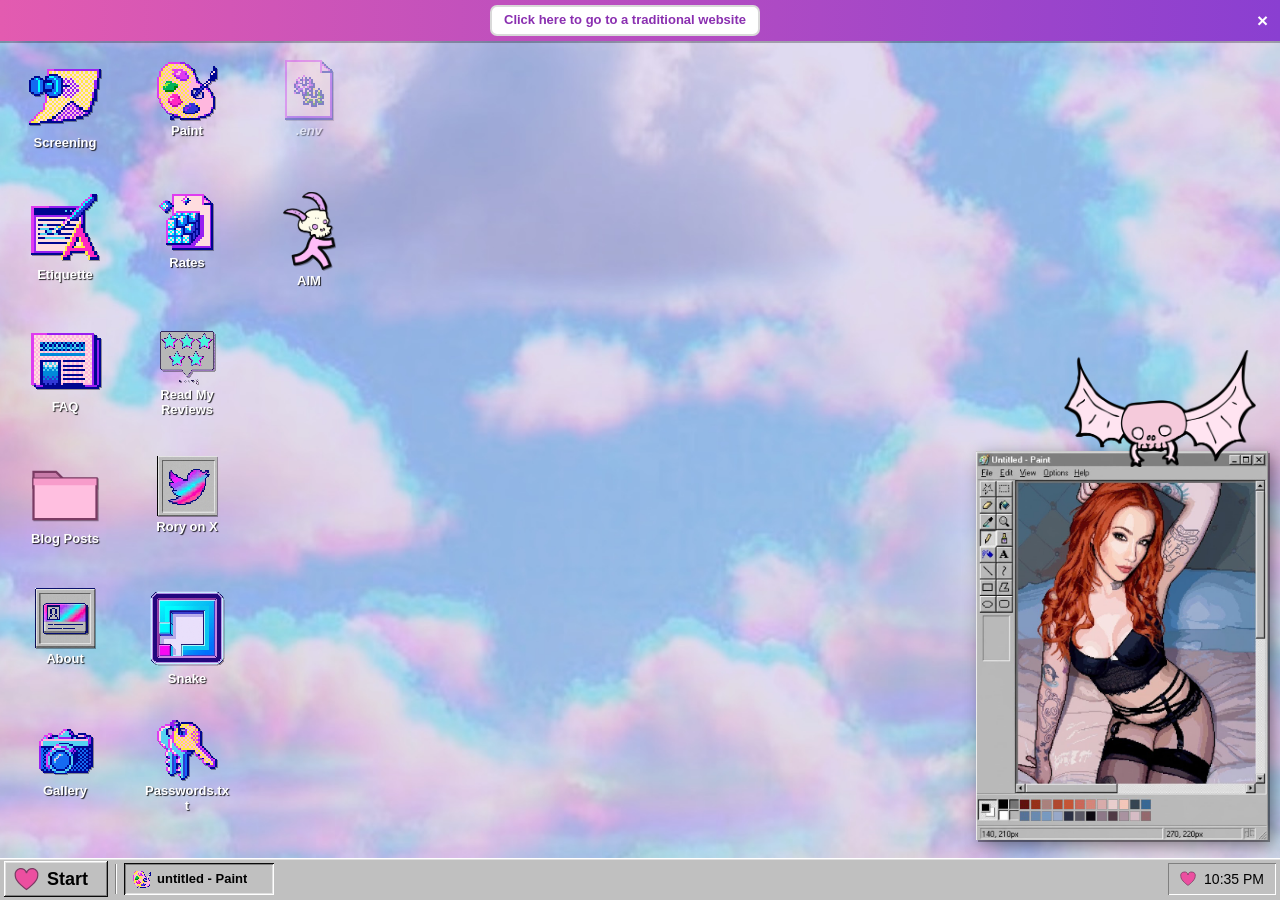
<file: index.html>
<!doctype html>
<html lang="en">
<head>
  <meta charset="utf-8" />
  <meta name="viewport" content="width=device-width, initial-scale=1, viewport-fit=cover" />
  <title>Rory Grey, Las Vegas, Nevada</title>
  <meta name="description" content="Rory Grey. Private appointments in Las Vegas and beyond." />
  <link rel="stylesheet" href="styles.css?v=53" />
  <link rel="stylesheet" href="win98.css?v=53" />
  <style>
    /* "go to the easy site" nag bar */
    #classicNag{ position:fixed; top:0; left:0; right:0; z-index:4900; box-sizing:border-box;
      display:flex; align-items:center; justify-content:center; gap:10px; flex-wrap:wrap;
      min-height:34px; padding:5px 44px 5px 14px;
      background:linear-gradient(90deg,#e35bb0,#8a3fd1); color:#fff;
      font-family:Tahoma,"MS Sans Serif",sans-serif; font-size:13px; font-weight:700;
      box-shadow:0 2px 0 rgba(0,0,0,.28); }
    #classicNag .nag-txt{ opacity:.96; }
    #classicNag .nag-btn{ background:#fff; color:#8a2fb0; text-decoration:none; font-weight:700;
      padding:4px 12px; border-radius:7px; border:2px solid rgba(0,0,0,.15); white-space:nowrap; }
    #classicNag .nag-btn:hover{ background:#ffe9f8; }
    #classicNag .nag-jab{ font-style:italic; font-weight:400; opacity:.85; }
    #classicNag .nag-x{ position:absolute; right:8px; top:50%; transform:translateY(-50%);
      background:transparent; border:0; color:#fff; font-size:19px; line-height:1; cursor:pointer; padding:4px; }
    body.win98 .icon-layer{ top:38px; }
    body.nonag #classicNag{ display:none; }
    body.nonag.win98 .icon-layer{ top:0; }
    @media (max-width:620px){
      #classicNag{ font-size:12px; gap:7px; padding:5px 34px 5px 10px; }
      #classicNag .nag-txt, #classicNag .nag-jab{ display:none; }
    }
  </style>
  <!-- Google tag (gtag.js) -->
  <script async src="https://www.googletagmanager.com/gtag/js?id=G-FR35R6Y1XR"></script>
  <script>
    window.dataLayer = window.dataLayer || [];
    function gtag(){dataLayer.push(arguments);}
    gtag('js', new Date());

    gtag('config', 'G-FR35R6Y1XR');
  </script>
</head>
<body class="win98">
  <script>try{if(localStorage.getItem('rg-nag-dismissed'))document.body.classList.add('nonag');}catch(e){}</script>
  <!-- Link to the traditional site -->
  <div id="classicNag">
    <a class="nag-btn" href="classic.html">Click here to go to a traditional website</a>
    <button class="nag-x" aria-label="Dismiss" onclick="try{localStorage.setItem('rg-nag-dismissed','1')}catch(e){};document.body.classList.add('nonag')">×</button>
  </div>

  <!-- Menu bar -->
  <header class="menubar" role="banner">
    <div class="menubar-left">
      <span class="brand-mark" aria-hidden="true"></span>
      <span class="brand-word">RORY GREY</span>
      <span class="brand-sub">LAS VEGAS, NEVADA</span>
    </div>
    <div class="menubar-right">
      <span class="mb-loc">LAS VEGAS, NV</span>
      <span class="mb-sep" aria-hidden="true">/</span>
      <span class="mb-clock" id="clock">-</span>
    </div>
  </header>

  <!-- Desktop canvas: icons injected by JS -->
  <main class="desktop" id="desktop" aria-label="Rory Grey desktop">
    <div class="wallmark" aria-hidden="true">
      <span class="wallmark-title">RORY<br>GREY</span>
      <span class="wallmark-foot">PRIVATE&nbsp;·&nbsp;BY&nbsp;DESIGN</span>
    </div>
    <div class="icon-layer" id="iconLayer"></div>
    <div class="window-layer" id="windowLayer"></div>
  </main>

  <!-- Dock -->
  <nav class="dock" id="dock" aria-label="Applications"></nav>

  <script src="app.js?v=53"></script>
</body>
</html>
</file>
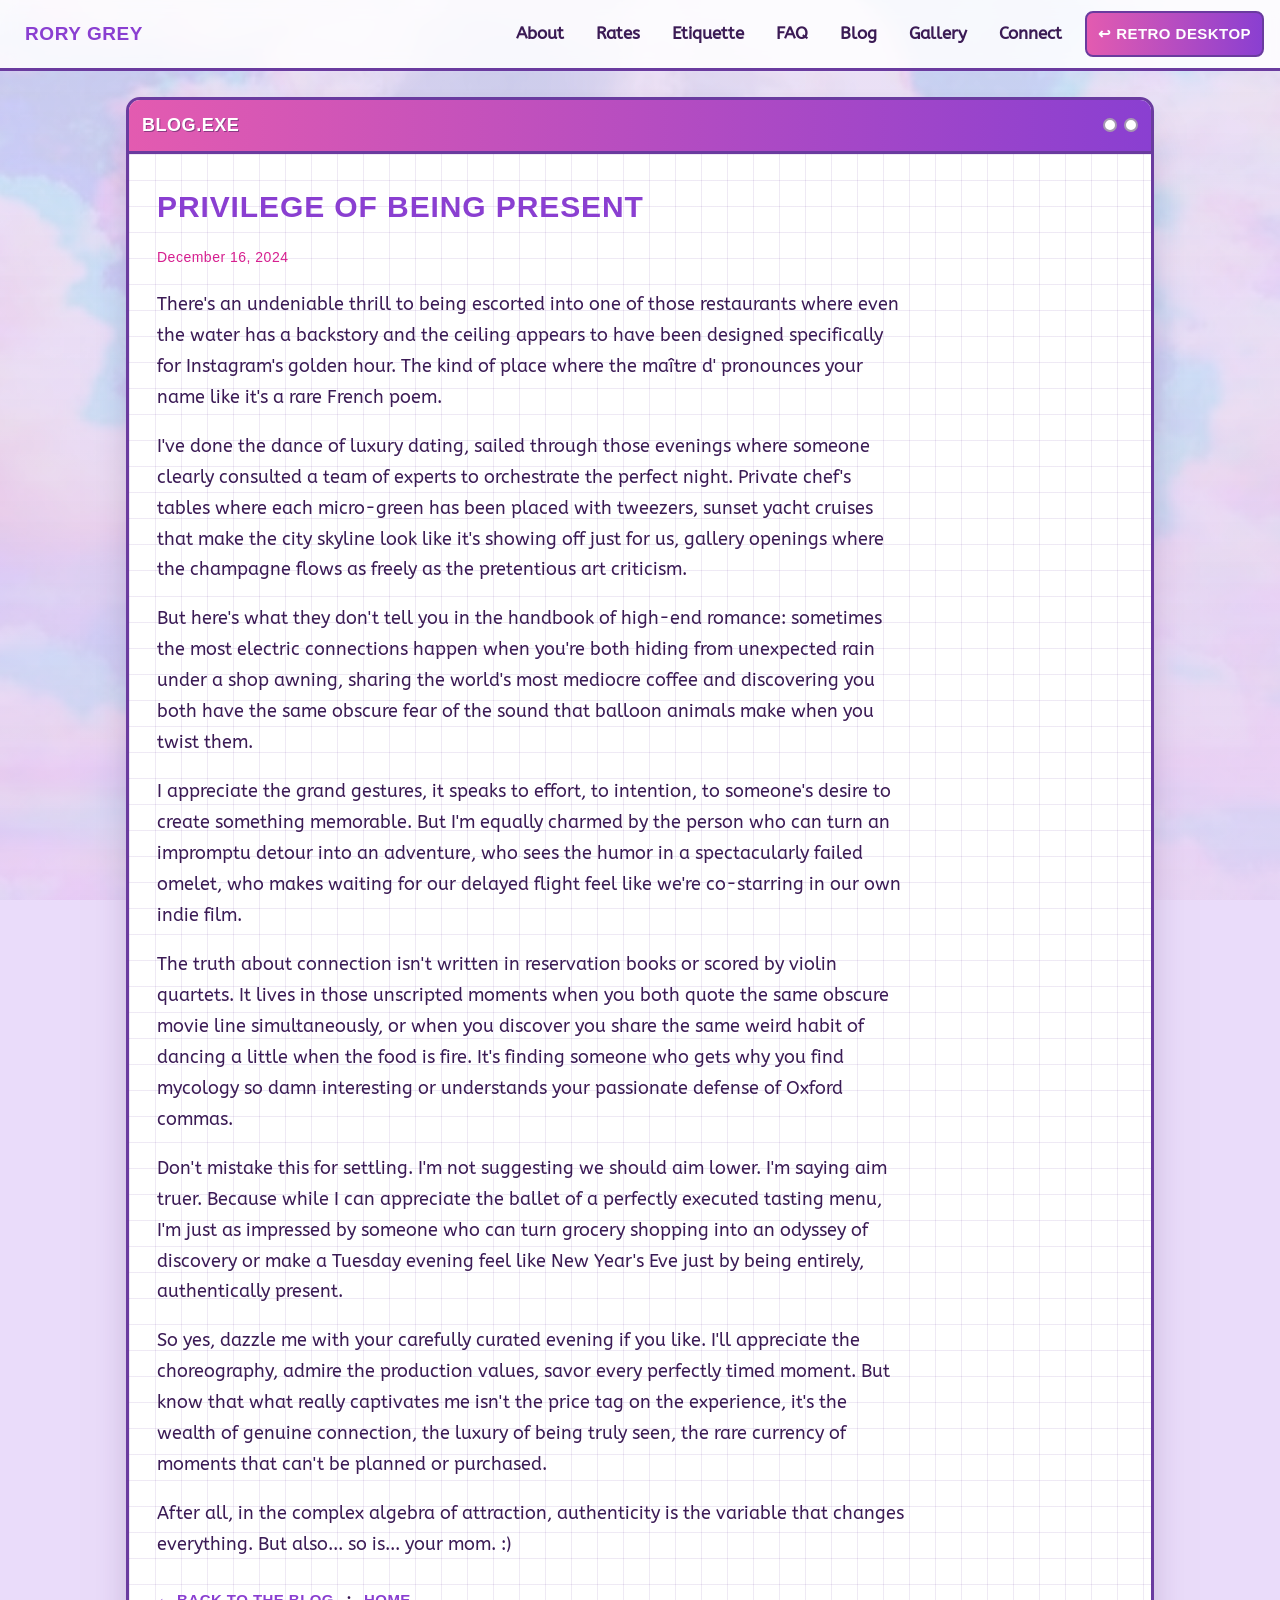
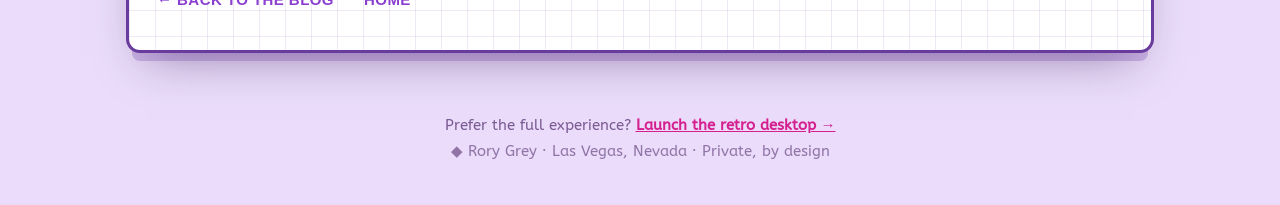
<file: blog-being-present.html>
<!doctype html>
<html lang="en">
<head>
<meta charset="utf-8" />
<meta name="viewport" content="width=device-width, initial-scale=1, viewport-fit=cover" />
<title>Privilege Of Being Present, Rory Grey</title>
<meta name="description" content="Rory Grey. On the luxury of being truly present." />
<link rel="stylesheet" href="classic.css?v=4" />
  <!-- Google tag (gtag.js) -->
  <script async src="https://www.googletagmanager.com/gtag/js?id=G-FR35R6Y1XR"></script>
  <script>
    window.dataLayer = window.dataLayer || [];
    function gtag(){dataLayer.push(arguments);}
    gtag('js', new Date());

    gtag('config', 'G-FR35R6Y1XR');
  </script>
</head>
<body>
  <header class="topnav">
    <a class="brand" href="classic.html">RORY GREY</a>
    <nav>
          <a href="classic.html#about">About</a>
      <a href="rates.html">Rates</a>
      <a href="etiquette.html">Etiquette</a>
      <a href="faq.html">FAQ</a>
      <a href="blog.html">Blog</a>
      <a href="classic.html#gallery">Gallery</a>
      <a href="classic.html#connect">Connect</a>
      <a class="retro" href="index.html">↩ Retro desktop</a>
    </nav>
  </header>

  <main class="wrap">
    <section class="win">
      <div class="win-bar"><span class="t">BLOG.EXE</span><span class="dots"><i></i><i></i></span></div>
      <div class="win-body">
        <h2 class="sec">Privilege Of Being Present</h2>
        <div class="post-date">December 16, 2024</div>
        <div class="postbody">
          <p>There's an undeniable thrill to being escorted into one of those restaurants where even the water has a backstory and the ceiling appears to have been designed specifically for Instagram's golden hour. The kind of place where the maître d' pronounces your name like it's a rare French poem.</p>
          <p>I've done the dance of luxury dating, sailed through those evenings where someone clearly consulted a team of experts to orchestrate the perfect night. Private chef's tables where each micro-green has been placed with tweezers, sunset yacht cruises that make the city skyline look like it's showing off just for us, gallery openings where the champagne flows as freely as the pretentious art criticism.</p>
          <p>But here's what they don't tell you in the handbook of high-end romance: sometimes the most electric connections happen when you're both hiding from unexpected rain under a shop awning, sharing the world's most mediocre coffee and discovering you both have the same obscure fear of the sound that balloon animals make when you twist them.</p>
          <p>I appreciate the grand gestures, it speaks to effort, to intention, to someone's desire to create something memorable. But I'm equally charmed by the person who can turn an impromptu detour into an adventure, who sees the humor in a spectacularly failed omelet, who makes waiting for our delayed flight feel like we're co-starring in our own indie film.</p>
          <p>The truth about connection isn't written in reservation books or scored by violin quartets. It lives in those unscripted moments when you both quote the same obscure movie line simultaneously, or when you discover you share the same weird habit of dancing a little when the food is fire. It's finding someone who gets why you find mycology so damn interesting or understands your passionate defense of Oxford commas.</p>
          <p>Don't mistake this for settling. I'm not suggesting we should aim lower. I'm saying aim truer. Because while I can appreciate the ballet of a perfectly executed tasting menu, I'm just as impressed by someone who can turn grocery shopping into an odyssey of discovery or make a Tuesday evening feel like New Year's Eve just by being entirely, authentically present.</p>
          <p>So yes, dazzle me with your carefully curated evening if you like. I'll appreciate the choreography, admire the production values, savor every perfectly timed moment. But know that what really captivates me isn't the price tag on the experience, it's the wealth of genuine connection, the luxury of being truly seen, the rare currency of moments that can't be planned or purchased.</p>
          <p>After all, in the complex algebra of attraction, authenticity is the variable that changes everything. But also... so is... your mom. :)</p>
        </div>
        <div class="backrow"><a href="blog.html">← Back to the blog</a> &nbsp;·&nbsp; <a href="classic.html">Home</a></div>
      </div>
    </section>
  </main>

  <footer class="foot">
    Prefer the full experience? <a href="index.html">Launch the retro desktop →</a><br>
    <span style="opacity:.8">◆ Rory Grey · Las Vegas, Nevada · Private, by design</span>
  </footer>
</body>
</html>
</file>
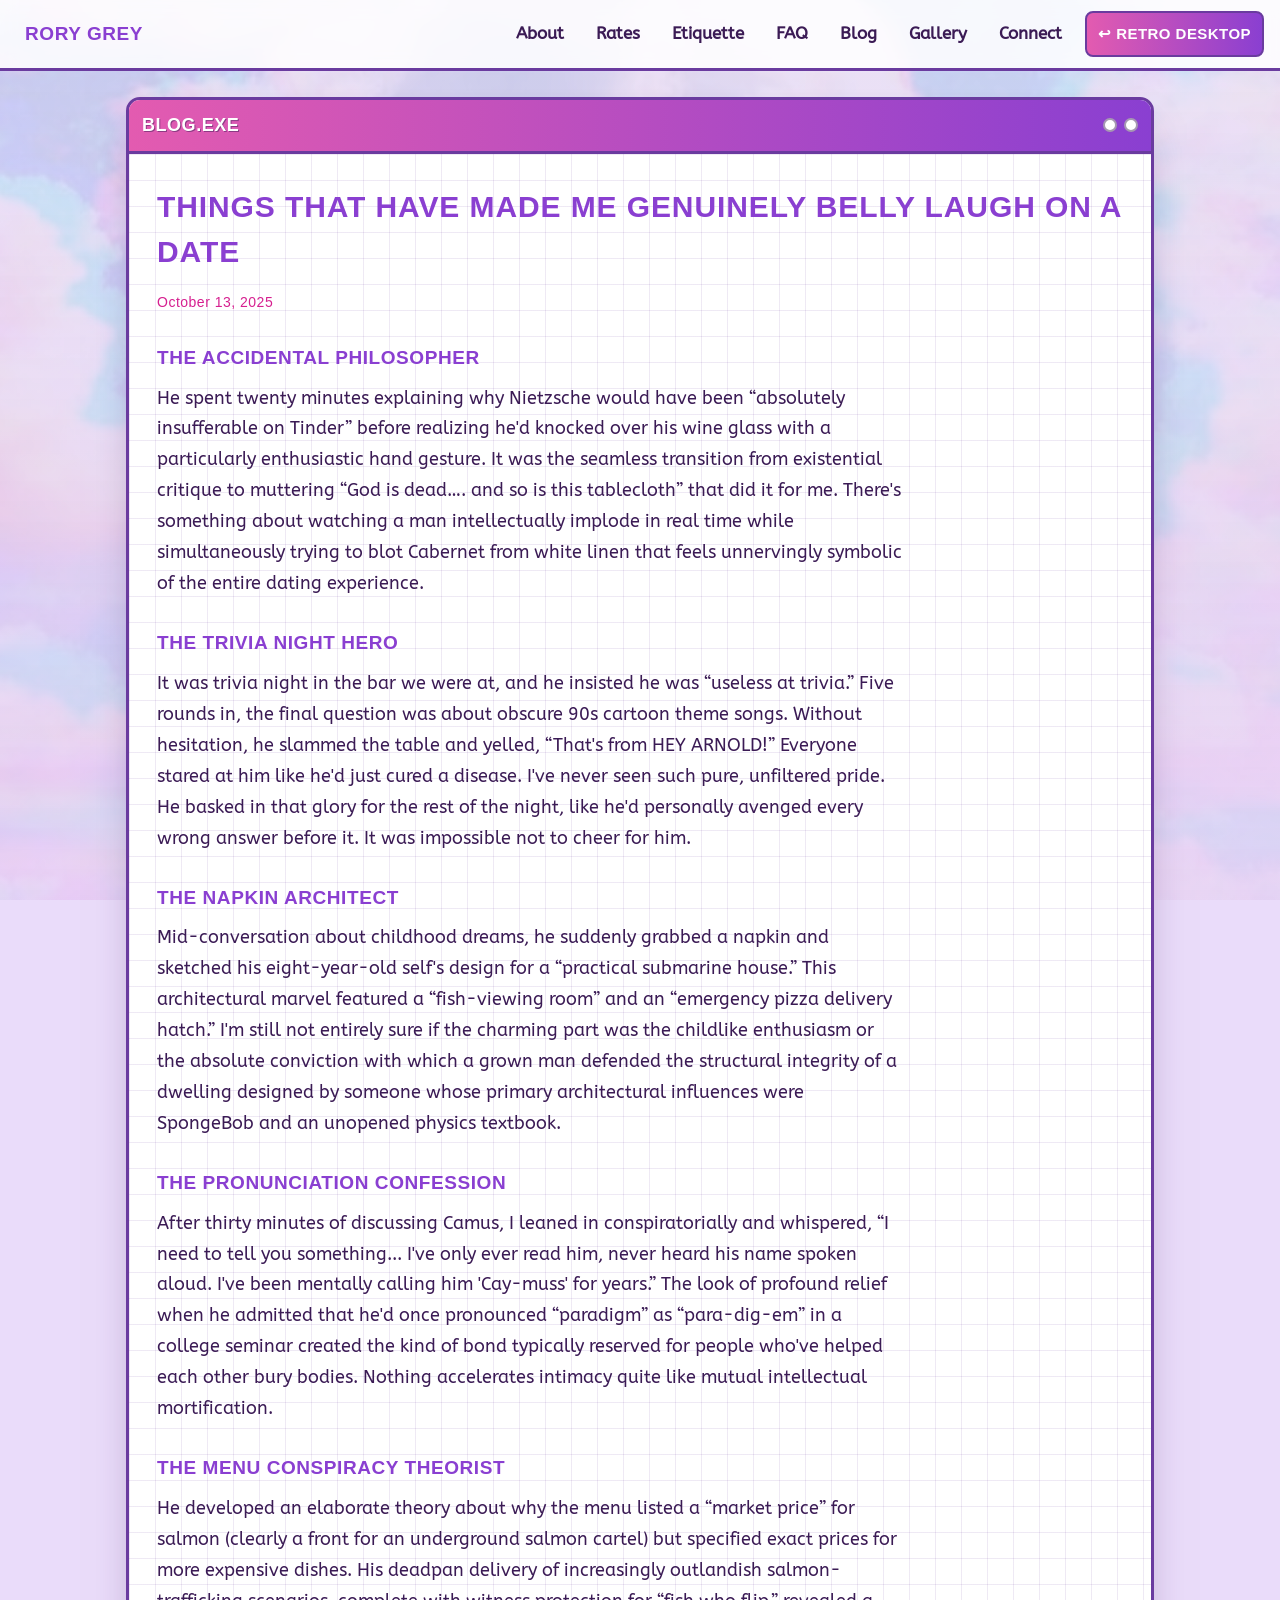
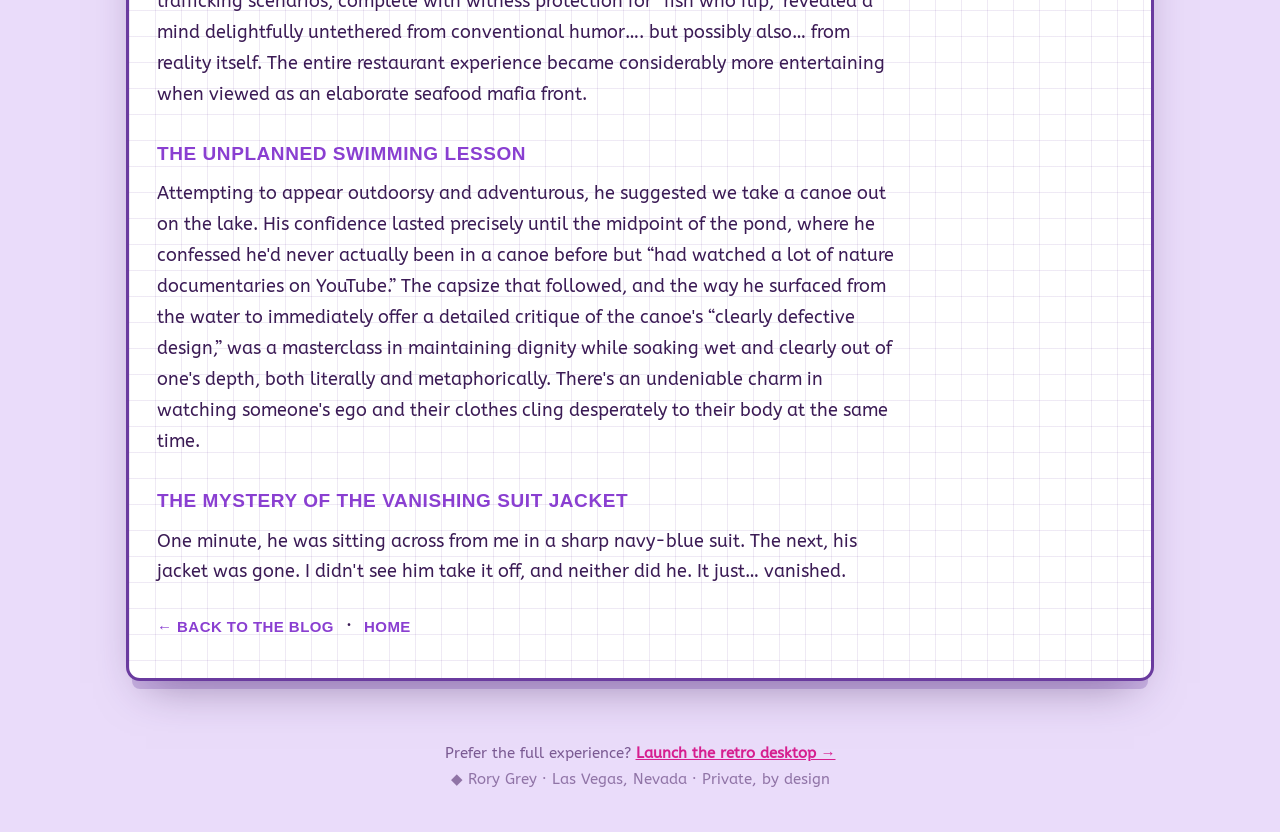
<file: blog-belly-laugh.html>
<!doctype html>
<html lang="en">
<head>
<meta charset="utf-8" />
<meta name="viewport" content="width=device-width, initial-scale=1, viewport-fit=cover" />
<title>Things That Have Made Me Genuinely Belly Laugh on a Date, Rory Grey</title>
<meta name="description" content="Rory Grey. The dates that made me laugh until it hurt." />
<link rel="stylesheet" href="classic.css?v=4" />
  <!-- Google tag (gtag.js) -->
  <script async src="https://www.googletagmanager.com/gtag/js?id=G-FR35R6Y1XR"></script>
  <script>
    window.dataLayer = window.dataLayer || [];
    function gtag(){dataLayer.push(arguments);}
    gtag('js', new Date());

    gtag('config', 'G-FR35R6Y1XR');
  </script>
</head>
<body>
  <header class="topnav">
    <a class="brand" href="classic.html">RORY GREY</a>
    <nav>
          <a href="classic.html#about">About</a>
      <a href="rates.html">Rates</a>
      <a href="etiquette.html">Etiquette</a>
      <a href="faq.html">FAQ</a>
      <a href="blog.html">Blog</a>
      <a href="classic.html#gallery">Gallery</a>
      <a href="classic.html#connect">Connect</a>
      <a class="retro" href="index.html">↩ Retro desktop</a>
    </nav>
  </header>

  <main class="wrap">
    <section class="win">
      <div class="win-bar"><span class="t">BLOG.EXE</span><span class="dots"><i></i><i></i></span></div>
      <div class="win-body">
        <h2 class="sec">Things That Have Made Me Genuinely Belly Laugh on a Date</h2>
        <div class="post-date">October 13, 2025</div>
        <div class="postbody">
          <h3>The Accidental Philosopher</h3>
          <p>He spent twenty minutes explaining why Nietzsche would have been “absolutely insufferable on Tinder” before realizing he'd knocked over his wine glass with a particularly enthusiastic hand gesture. It was the seamless transition from existential critique to muttering “God is dead…. and so is this tablecloth” that did it for me. There's something about watching a man intellectually implode in real time while simultaneously trying to blot Cabernet from white linen that feels unnervingly symbolic of the entire dating experience.</p>
          <h3>The Trivia Night Hero</h3>
          <p>It was trivia night in the bar we were at, and he insisted he was “useless at trivia.” Five rounds in, the final question was about obscure 90s cartoon theme songs. Without hesitation, he slammed the table and yelled, “That's from HEY ARNOLD!” Everyone stared at him like he'd just cured a disease. I've never seen such pure, unfiltered pride. He basked in that glory for the rest of the night, like he'd personally avenged every wrong answer before it. It was impossible not to cheer for him.</p>
          <h3>The Napkin Architect</h3>
          <p>Mid-conversation about childhood dreams, he suddenly grabbed a napkin and sketched his eight-year-old self's design for a “practical submarine house.” This architectural marvel featured a “fish-viewing room” and an “emergency pizza delivery hatch.” I'm still not entirely sure if the charming part was the childlike enthusiasm or the absolute conviction with which a grown man defended the structural integrity of a dwelling designed by someone whose primary architectural influences were SpongeBob and an unopened physics textbook.</p>
          <h3>The Pronunciation Confession</h3>
          <p>After thirty minutes of discussing Camus, I leaned in conspiratorially and whispered, “I need to tell you something... I've only ever read him, never heard his name spoken aloud. I've been mentally calling him 'Cay-muss' for years.” The look of profound relief when he admitted that he'd once pronounced “paradigm” as “para-dig-em” in a college seminar created the kind of bond typically reserved for people who've helped each other bury bodies. Nothing accelerates intimacy quite like mutual intellectual mortification.</p>
          <h3>The Menu Conspiracy Theorist</h3>
          <p>He developed an elaborate theory about why the menu listed a “market price” for salmon (clearly a front for an underground salmon cartel) but specified exact prices for more expensive dishes. His deadpan delivery of increasingly outlandish salmon-trafficking scenarios, complete with witness protection for “fish who flip,” revealed a mind delightfully untethered from conventional humor…. but possibly also… from reality itself. The entire restaurant experience became considerably more entertaining when viewed as an elaborate seafood mafia front.</p>
          <h3>The Unplanned Swimming Lesson</h3>
          <p>Attempting to appear outdoorsy and adventurous, he suggested we take a canoe out on the lake. His confidence lasted precisely until the midpoint of the pond, where he confessed he'd never actually been in a canoe before but “had watched a lot of nature documentaries on YouTube.” The capsize that followed, and the way he surfaced from the water to immediately offer a detailed critique of the canoe's “clearly defective design,” was a masterclass in maintaining dignity while soaking wet and clearly out of one's depth, both literally and metaphorically. There's an undeniable charm in watching someone's ego and their clothes cling desperately to their body at the same time.</p>
          <h3>The Mystery of the Vanishing Suit Jacket</h3>
          <p>One minute, he was sitting across from me in a sharp navy-blue suit. The next, his jacket was gone. I didn't see him take it off, and neither did he. It just… vanished.</p>
        </div>
        <div class="backrow"><a href="blog.html">← Back to the blog</a> &nbsp;·&nbsp; <a href="classic.html">Home</a></div>
      </div>
    </section>
  </main>

  <footer class="foot">
    Prefer the full experience? <a href="index.html">Launch the retro desktop →</a><br>
    <span style="opacity:.8">◆ Rory Grey · Las Vegas, Nevada · Private, by design</span>
  </footer>
</body>
</html>
</file>
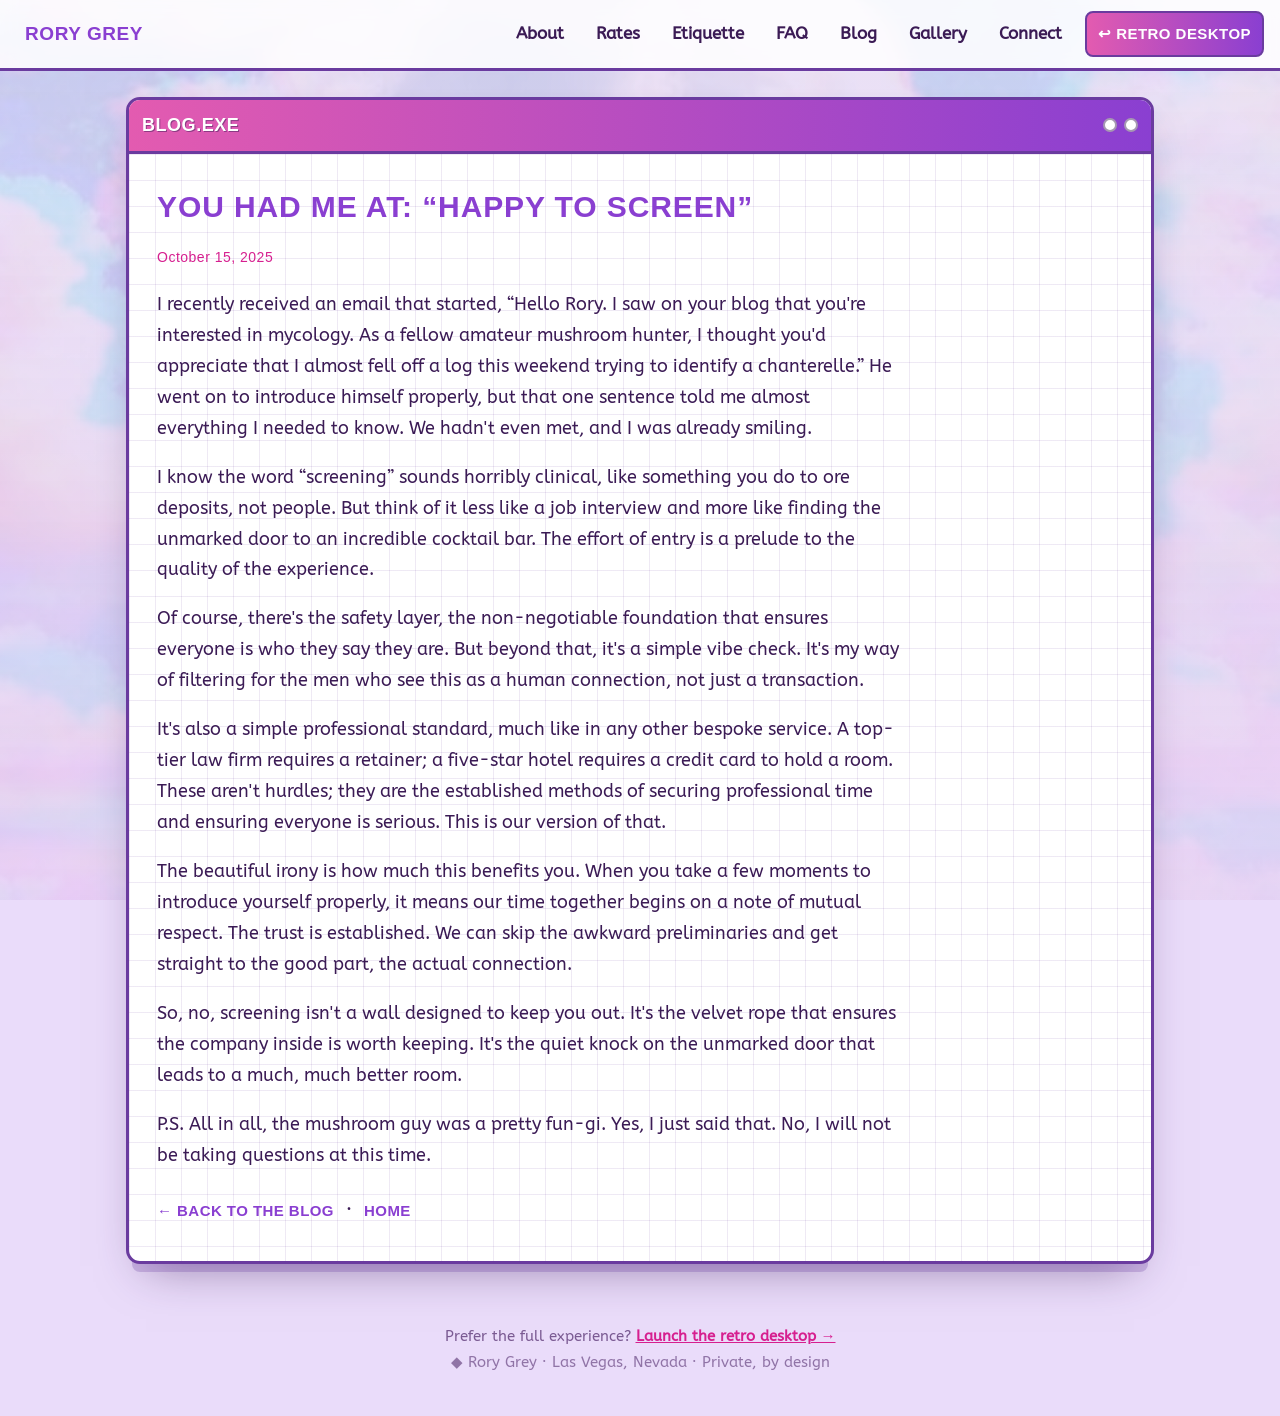
<file: blog-happy-to-screen.html>
<!doctype html>
<html lang="en">
<head>
<meta charset="utf-8" />
<meta name="viewport" content="width=device-width, initial-scale=1, viewport-fit=cover" />
<title>You Had Me At: “Happy To Screen”, Rory Grey</title>
<meta name="description" content="Rory Grey. Why screening is the velvet rope, not the wall." />
<link rel="stylesheet" href="classic.css?v=4" />
  <!-- Google tag (gtag.js) -->
  <script async src="https://www.googletagmanager.com/gtag/js?id=G-FR35R6Y1XR"></script>
  <script>
    window.dataLayer = window.dataLayer || [];
    function gtag(){dataLayer.push(arguments);}
    gtag('js', new Date());

    gtag('config', 'G-FR35R6Y1XR');
  </script>
</head>
<body>
  <header class="topnav">
    <a class="brand" href="classic.html">RORY GREY</a>
    <nav>
          <a href="classic.html#about">About</a>
      <a href="rates.html">Rates</a>
      <a href="etiquette.html">Etiquette</a>
      <a href="faq.html">FAQ</a>
      <a href="blog.html">Blog</a>
      <a href="classic.html#gallery">Gallery</a>
      <a href="classic.html#connect">Connect</a>
      <a class="retro" href="index.html">↩ Retro desktop</a>
    </nav>
  </header>

  <main class="wrap">
    <section class="win">
      <div class="win-bar"><span class="t">BLOG.EXE</span><span class="dots"><i></i><i></i></span></div>
      <div class="win-body">
        <h2 class="sec">You Had Me At: “Happy To Screen”</h2>
        <div class="post-date">October 15, 2025</div>
        <div class="postbody">
          <p>I recently received an email that started, “Hello Rory. I saw on your blog that you're interested in mycology. As a fellow amateur mushroom hunter, I thought you'd appreciate that I almost fell off a log this weekend trying to identify a chanterelle.” He went on to introduce himself properly, but that one sentence told me almost everything I needed to know. We hadn't even met, and I was already smiling.</p>
          <p>I know the word “screening” sounds horribly clinical, like something you do to ore deposits, not people. But think of it less like a job interview and more like finding the unmarked door to an incredible cocktail bar. The effort of entry is a prelude to the quality of the experience.</p>
          <p>Of course, there's the safety layer, the non-negotiable foundation that ensures everyone is who they say they are. But beyond that, it's a simple vibe check. It's my way of filtering for the men who see this as a human connection, not just a transaction.</p>
          <p>It's also a simple professional standard, much like in any other bespoke service. A top-tier law firm requires a retainer; a five-star hotel requires a credit card to hold a room. These aren't hurdles; they are the established methods of securing professional time and ensuring everyone is serious. This is our version of that.</p>
          <p>The beautiful irony is how much this benefits you. When you take a few moments to introduce yourself properly, it means our time together begins on a note of mutual respect. The trust is established. We can skip the awkward preliminaries and get straight to the good part, the actual connection.</p>
          <p>So, no, screening isn't a wall designed to keep you out. It's the velvet rope that ensures the company inside is worth keeping. It's the quiet knock on the unmarked door that leads to a much, much better room.</p>
          <p>P.S. All in all, the mushroom guy was a pretty fun-gi. Yes, I just said that. No, I will not be taking questions at this time.</p>
        </div>
        <div class="backrow"><a href="blog.html">← Back to the blog</a> &nbsp;·&nbsp; <a href="classic.html">Home</a></div>
      </div>
    </section>
  </main>

  <footer class="foot">
    Prefer the full experience? <a href="index.html">Launch the retro desktop →</a><br>
    <span style="opacity:.8">◆ Rory Grey · Las Vegas, Nevada · Private, by design</span>
  </footer>
</body>
</html>
</file>
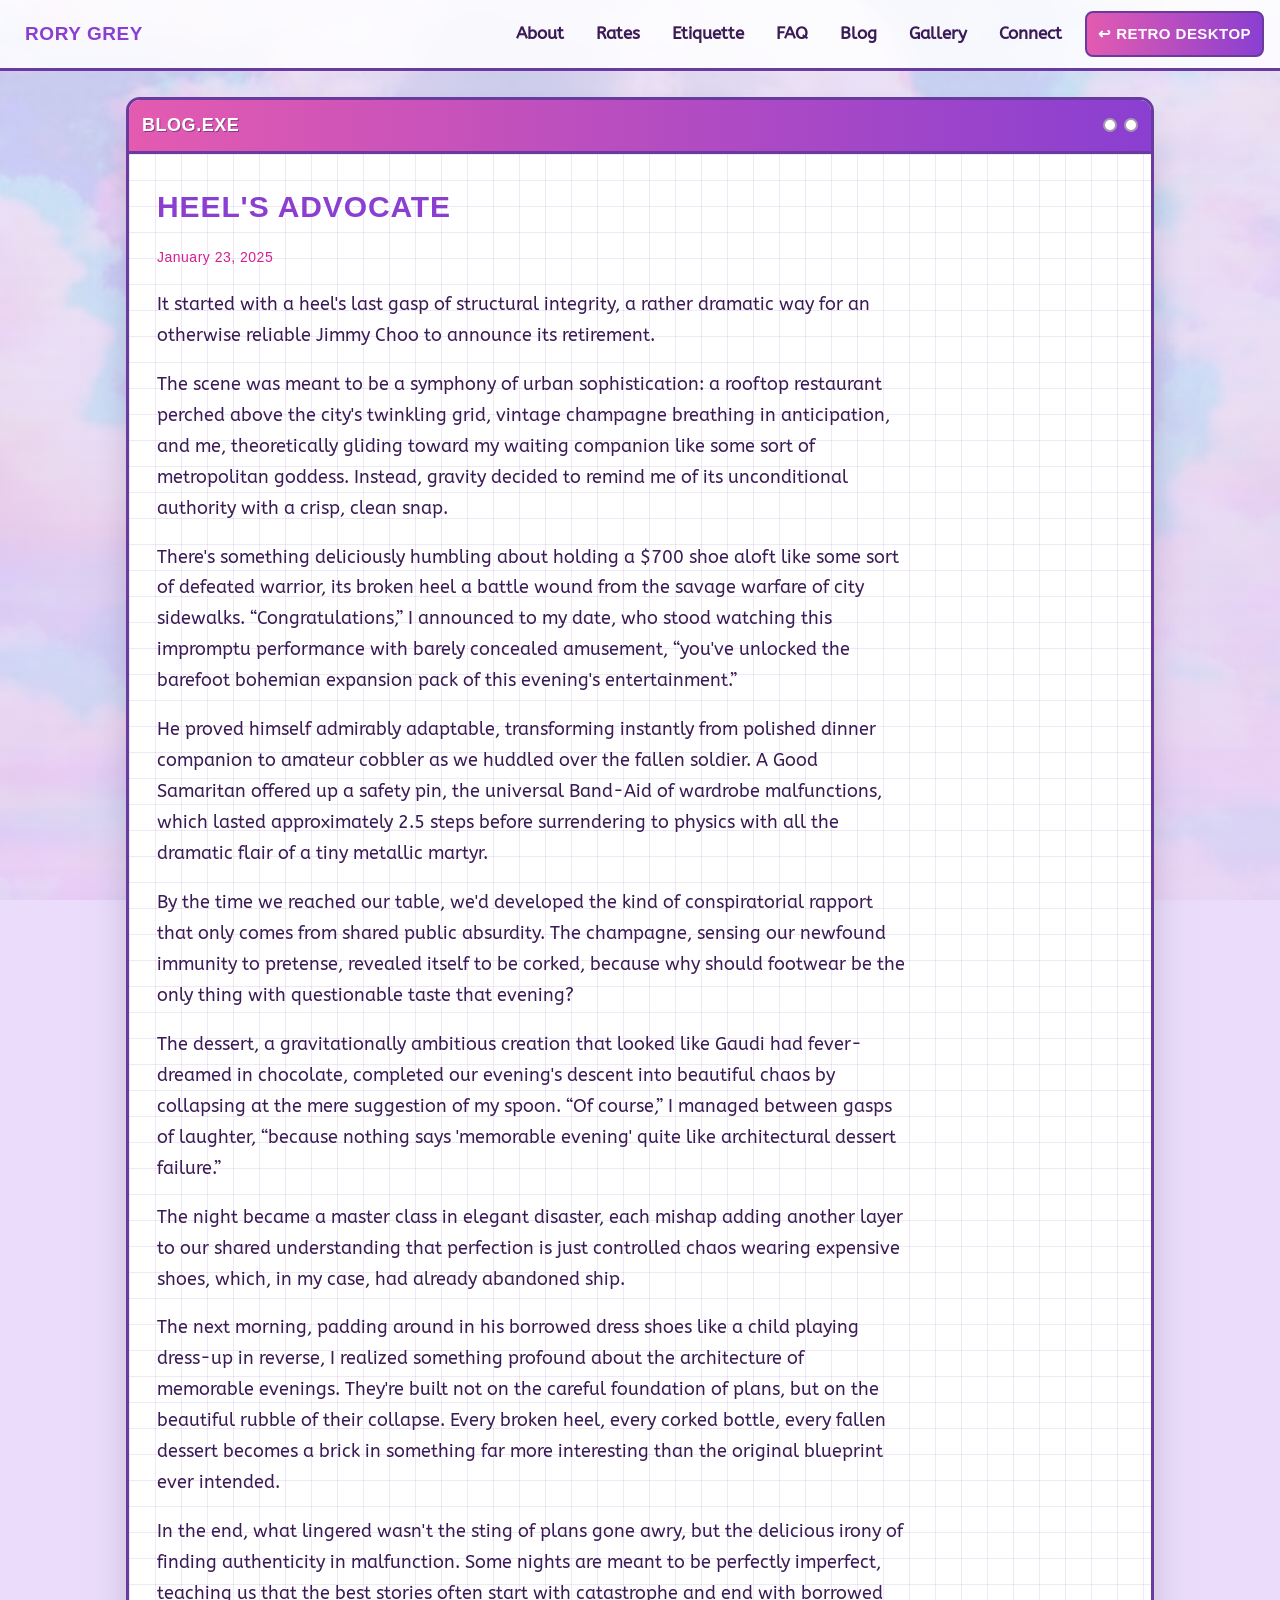
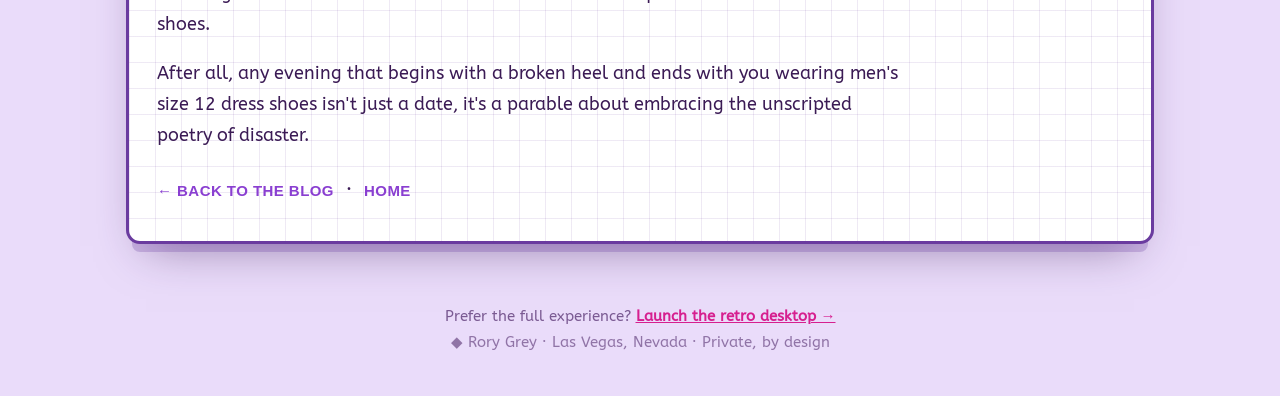
<file: blog-heels-advocate.html>
<!doctype html>
<html lang="en">
<head>
<meta charset="utf-8" />
<meta name="viewport" content="width=device-width, initial-scale=1, viewport-fit=cover" />
<title>Heel's Advocate, Rory Grey</title>
<meta name="description" content="Rory Grey. A broken heel and a perfectly imperfect night." />
<link rel="stylesheet" href="classic.css?v=4" />
  <!-- Google tag (gtag.js) -->
  <script async src="https://www.googletagmanager.com/gtag/js?id=G-FR35R6Y1XR"></script>
  <script>
    window.dataLayer = window.dataLayer || [];
    function gtag(){dataLayer.push(arguments);}
    gtag('js', new Date());

    gtag('config', 'G-FR35R6Y1XR');
  </script>
</head>
<body>
  <header class="topnav">
    <a class="brand" href="classic.html">RORY GREY</a>
    <nav>
          <a href="classic.html#about">About</a>
      <a href="rates.html">Rates</a>
      <a href="etiquette.html">Etiquette</a>
      <a href="faq.html">FAQ</a>
      <a href="blog.html">Blog</a>
      <a href="classic.html#gallery">Gallery</a>
      <a href="classic.html#connect">Connect</a>
      <a class="retro" href="index.html">↩ Retro desktop</a>
    </nav>
  </header>

  <main class="wrap">
    <section class="win">
      <div class="win-bar"><span class="t">BLOG.EXE</span><span class="dots"><i></i><i></i></span></div>
      <div class="win-body">
        <h2 class="sec">Heel's Advocate</h2>
        <div class="post-date">January 23, 2025</div>
        <div class="postbody">
          <p>It started with a heel's last gasp of structural integrity, a rather dramatic way for an otherwise reliable Jimmy Choo to announce its retirement.</p>
          <p>The scene was meant to be a symphony of urban sophistication: a rooftop restaurant perched above the city's twinkling grid, vintage champagne breathing in anticipation, and me, theoretically gliding toward my waiting companion like some sort of metropolitan goddess. Instead, gravity decided to remind me of its unconditional authority with a crisp, clean snap.</p>
          <p>There's something deliciously humbling about holding a $700 shoe aloft like some sort of defeated warrior, its broken heel a battle wound from the savage warfare of city sidewalks. “Congratulations,” I announced to my date, who stood watching this impromptu performance with barely concealed amusement, “you've unlocked the barefoot bohemian expansion pack of this evening's entertainment.”</p>
          <p>He proved himself admirably adaptable, transforming instantly from polished dinner companion to amateur cobbler as we huddled over the fallen soldier. A Good Samaritan offered up a safety pin, the universal Band-Aid of wardrobe malfunctions, which lasted approximately 2.5 steps before surrendering to physics with all the dramatic flair of a tiny metallic martyr.</p>
          <p>By the time we reached our table, we'd developed the kind of conspiratorial rapport that only comes from shared public absurdity. The champagne, sensing our newfound immunity to pretense, revealed itself to be corked, because why should footwear be the only thing with questionable taste that evening?</p>
          <p>The dessert, a gravitationally ambitious creation that looked like Gaudi had fever-dreamed in chocolate, completed our evening's descent into beautiful chaos by collapsing at the mere suggestion of my spoon. “Of course,” I managed between gasps of laughter, “because nothing says 'memorable evening' quite like architectural dessert failure.”</p>
          <p>The night became a master class in elegant disaster, each mishap adding another layer to our shared understanding that perfection is just controlled chaos wearing expensive shoes, which, in my case, had already abandoned ship.</p>
          <p>The next morning, padding around in his borrowed dress shoes like a child playing dress-up in reverse, I realized something profound about the architecture of memorable evenings. They're built not on the careful foundation of plans, but on the beautiful rubble of their collapse. Every broken heel, every corked bottle, every fallen dessert becomes a brick in something far more interesting than the original blueprint ever intended.</p>
          <p>In the end, what lingered wasn't the sting of plans gone awry, but the delicious irony of finding authenticity in malfunction. Some nights are meant to be perfectly imperfect, teaching us that the best stories often start with catastrophe and end with borrowed shoes.</p>
          <p>After all, any evening that begins with a broken heel and ends with you wearing men's size 12 dress shoes isn't just a date, it's a parable about embracing the unscripted poetry of disaster.</p>
        </div>
        <div class="backrow"><a href="blog.html">← Back to the blog</a> &nbsp;·&nbsp; <a href="classic.html">Home</a></div>
      </div>
    </section>
  </main>

  <footer class="foot">
    Prefer the full experience? <a href="index.html">Launch the retro desktop →</a><br>
    <span style="opacity:.8">◆ Rory Grey · Las Vegas, Nevada · Private, by design</span>
  </footer>
</body>
</html>
</file>
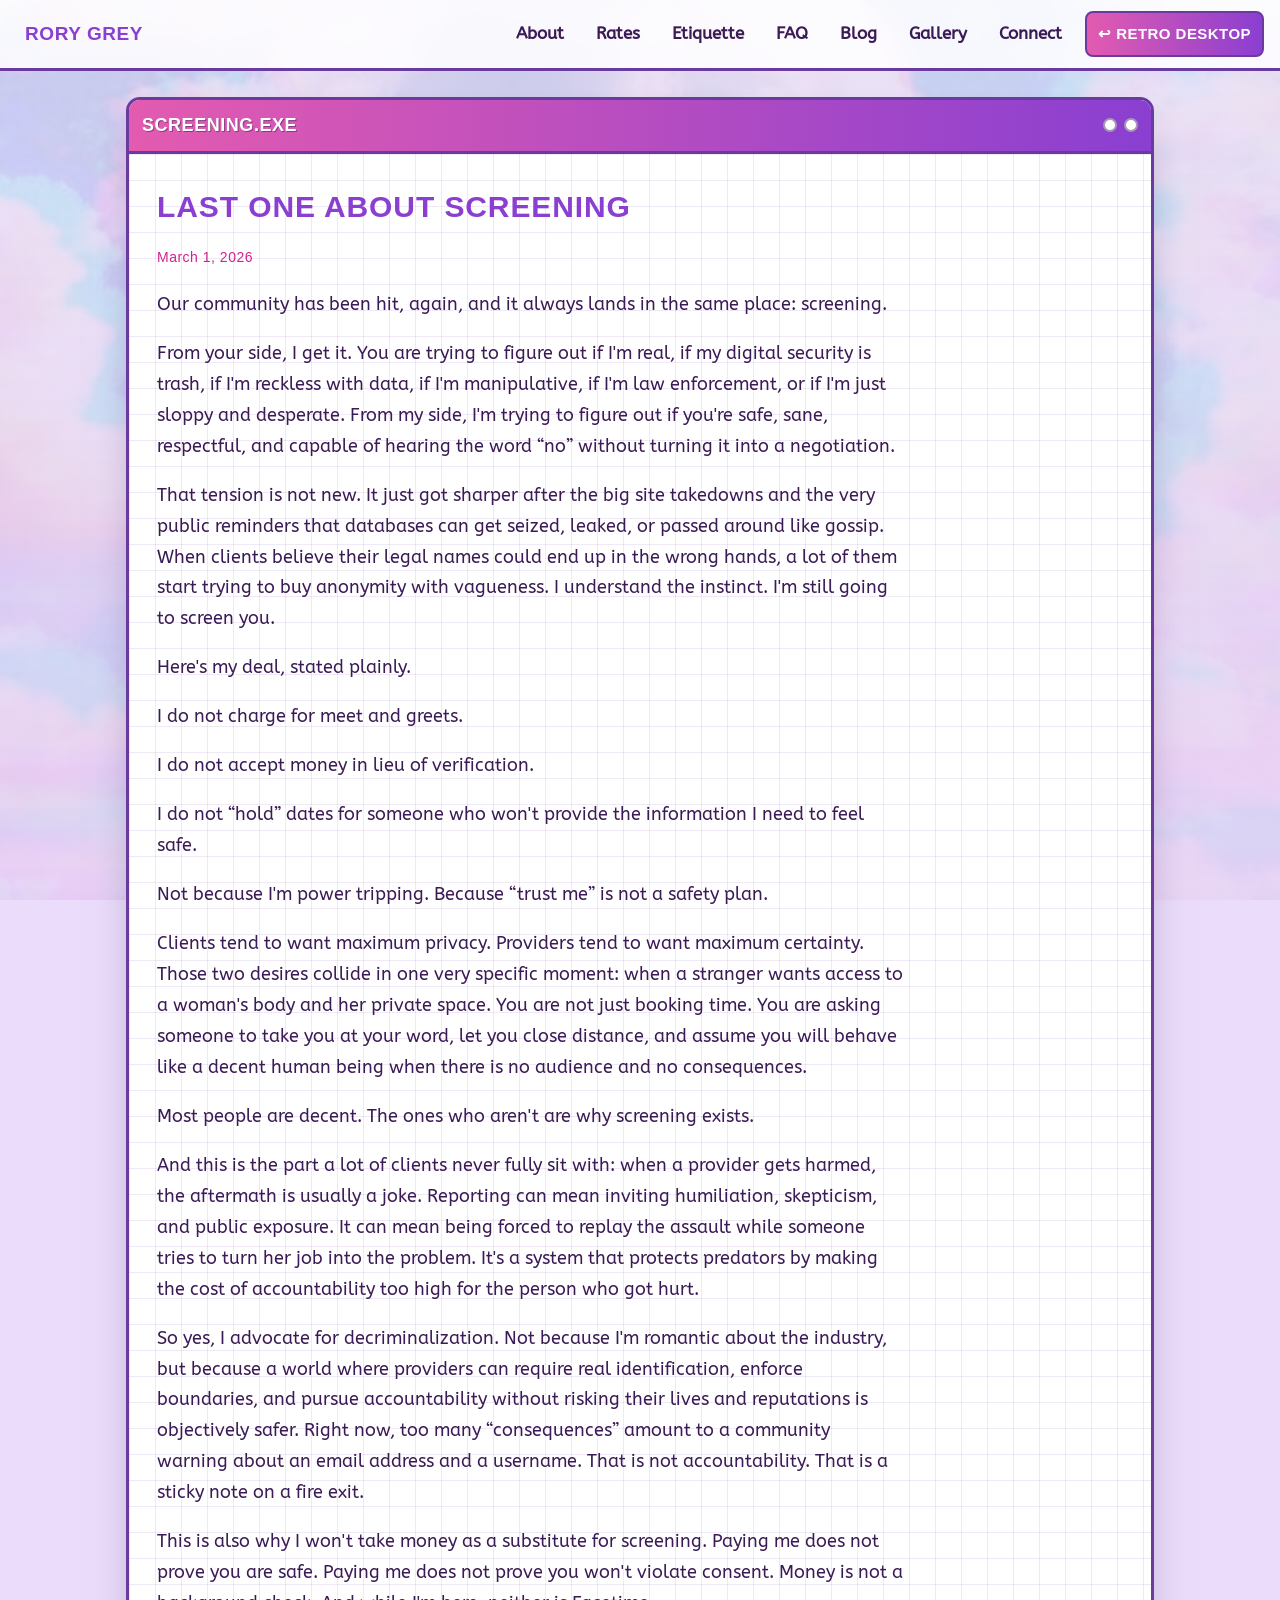
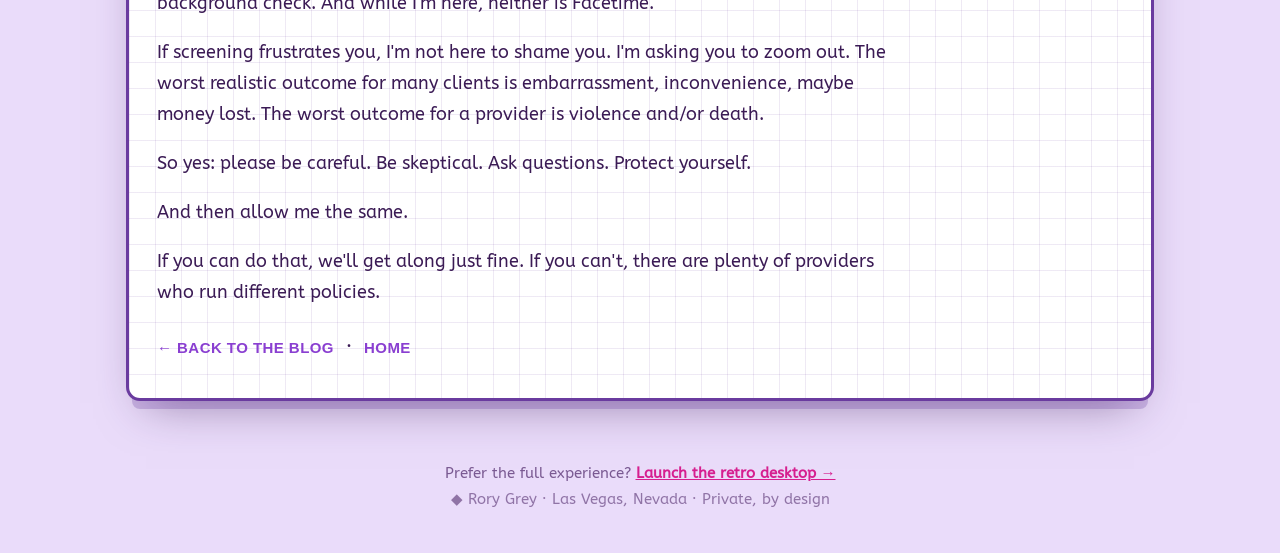
<file: blog-last-one-about-screening.html>
<!doctype html>
<html lang="en">
<head>
<meta charset="utf-8" />
<meta name="viewport" content="width=device-width, initial-scale=1, viewport-fit=cover" />
<title>Last One About Screening, Rory Grey</title>
<meta name="description" content="Rory Grey. Where I stand on screening, plainly." />
<link rel="stylesheet" href="classic.css?v=4" />
  <!-- Google tag (gtag.js) -->
  <script async src="https://www.googletagmanager.com/gtag/js?id=G-FR35R6Y1XR"></script>
  <script>
    window.dataLayer = window.dataLayer || [];
    function gtag(){dataLayer.push(arguments);}
    gtag('js', new Date());

    gtag('config', 'G-FR35R6Y1XR');
  </script>
</head>
<body>
  <header class="topnav">
    <a class="brand" href="classic.html">RORY GREY</a>
    <nav>
          <a href="classic.html#about">About</a>
      <a href="rates.html">Rates</a>
      <a href="etiquette.html">Etiquette</a>
      <a href="faq.html">FAQ</a>
      <a href="blog.html">Blog</a>
      <a href="classic.html#gallery">Gallery</a>
      <a href="classic.html#connect">Connect</a>
      <a class="retro" href="index.html">↩ Retro desktop</a>
    </nav>
  </header>

  <main class="wrap">
    <section class="win">
      <div class="win-bar"><span class="t">SCREENING.EXE</span><span class="dots"><i></i><i></i></span></div>
      <div class="win-body">
        <h2 class="sec">Last One About Screening</h2>
        <div class="post-date">March 1, 2026</div>
        <div class="postbody">
          <p>Our community has been hit, again, and it always lands in the same place: screening.</p>
          <p>From your side, I get it. You are trying to figure out if I'm real, if my digital security is trash, if I'm reckless with data, if I'm manipulative, if I'm law enforcement, or if I'm just sloppy and desperate. From my side, I'm trying to figure out if you're safe, sane, respectful, and capable of hearing the word “no” without turning it into a negotiation.</p>
          <p>That tension is not new. It just got sharper after the big site takedowns and the very public reminders that databases can get seized, leaked, or passed around like gossip. When clients believe their legal names could end up in the wrong hands, a lot of them start trying to buy anonymity with vagueness. I understand the instinct. I'm still going to screen you.</p>
          <p>Here's my deal, stated plainly.</p>
          <p>I do not charge for meet and greets.</p>
          <p>I do not accept money in lieu of verification.</p>
          <p>I do not “hold” dates for someone who won't provide the information I need to feel safe.</p>
          <p>Not because I'm power tripping. Because “trust me” is not a safety plan.</p>
          <p>Clients tend to want maximum privacy. Providers tend to want maximum certainty. Those two desires collide in one very specific moment: when a stranger wants access to a woman's body and her private space. You are not just booking time. You are asking someone to take you at your word, let you close distance, and assume you will behave like a decent human being when there is no audience and no consequences.</p>
          <p>Most people are decent. The ones who aren't are why screening exists.</p>
          <p>And this is the part a lot of clients never fully sit with: when a provider gets harmed, the aftermath is usually a joke. Reporting can mean inviting humiliation, skepticism, and public exposure. It can mean being forced to replay the assault while someone tries to turn her job into the problem. It's a system that protects predators by making the cost of accountability too high for the person who got hurt.</p>
          <p>So yes, I advocate for decriminalization. Not because I'm romantic about the industry, but because a world where providers can require real identification, enforce boundaries, and pursue accountability without risking their lives and reputations is objectively safer. Right now, too many “consequences” amount to a community warning about an email address and a username. That is not accountability. That is a sticky note on a fire exit.</p>
          <p>This is also why I won't take money as a substitute for screening. Paying me does not prove you are safe. Paying me does not prove you won't violate consent. Money is not a background check. And while I'm here, neither is Facetime.</p>
          <p>If screening frustrates you, I'm not here to shame you. I'm asking you to zoom out. The worst realistic outcome for many clients is embarrassment, inconvenience, maybe money lost. The worst outcome for a provider is violence and/or death.</p>
          <p>So yes: please be careful. Be skeptical. Ask questions. Protect yourself.</p>
          <p>And then allow me the same.</p>
          <p>If you can do that, we'll get along just fine. If you can't, there are plenty of providers who run different policies.</p>
        </div>
        <div class="backrow"><a href="blog.html">← Back to the blog</a> &nbsp;·&nbsp; <a href="classic.html">Home</a></div>
      </div>
    </section>
  </main>

  <footer class="foot">
    Prefer the full experience? <a href="index.html">Launch the retro desktop →</a><br>
    <span style="opacity:.8">◆ Rory Grey · Las Vegas, Nevada · Private, by design</span>
  </footer>
</body>
</html>
</file>
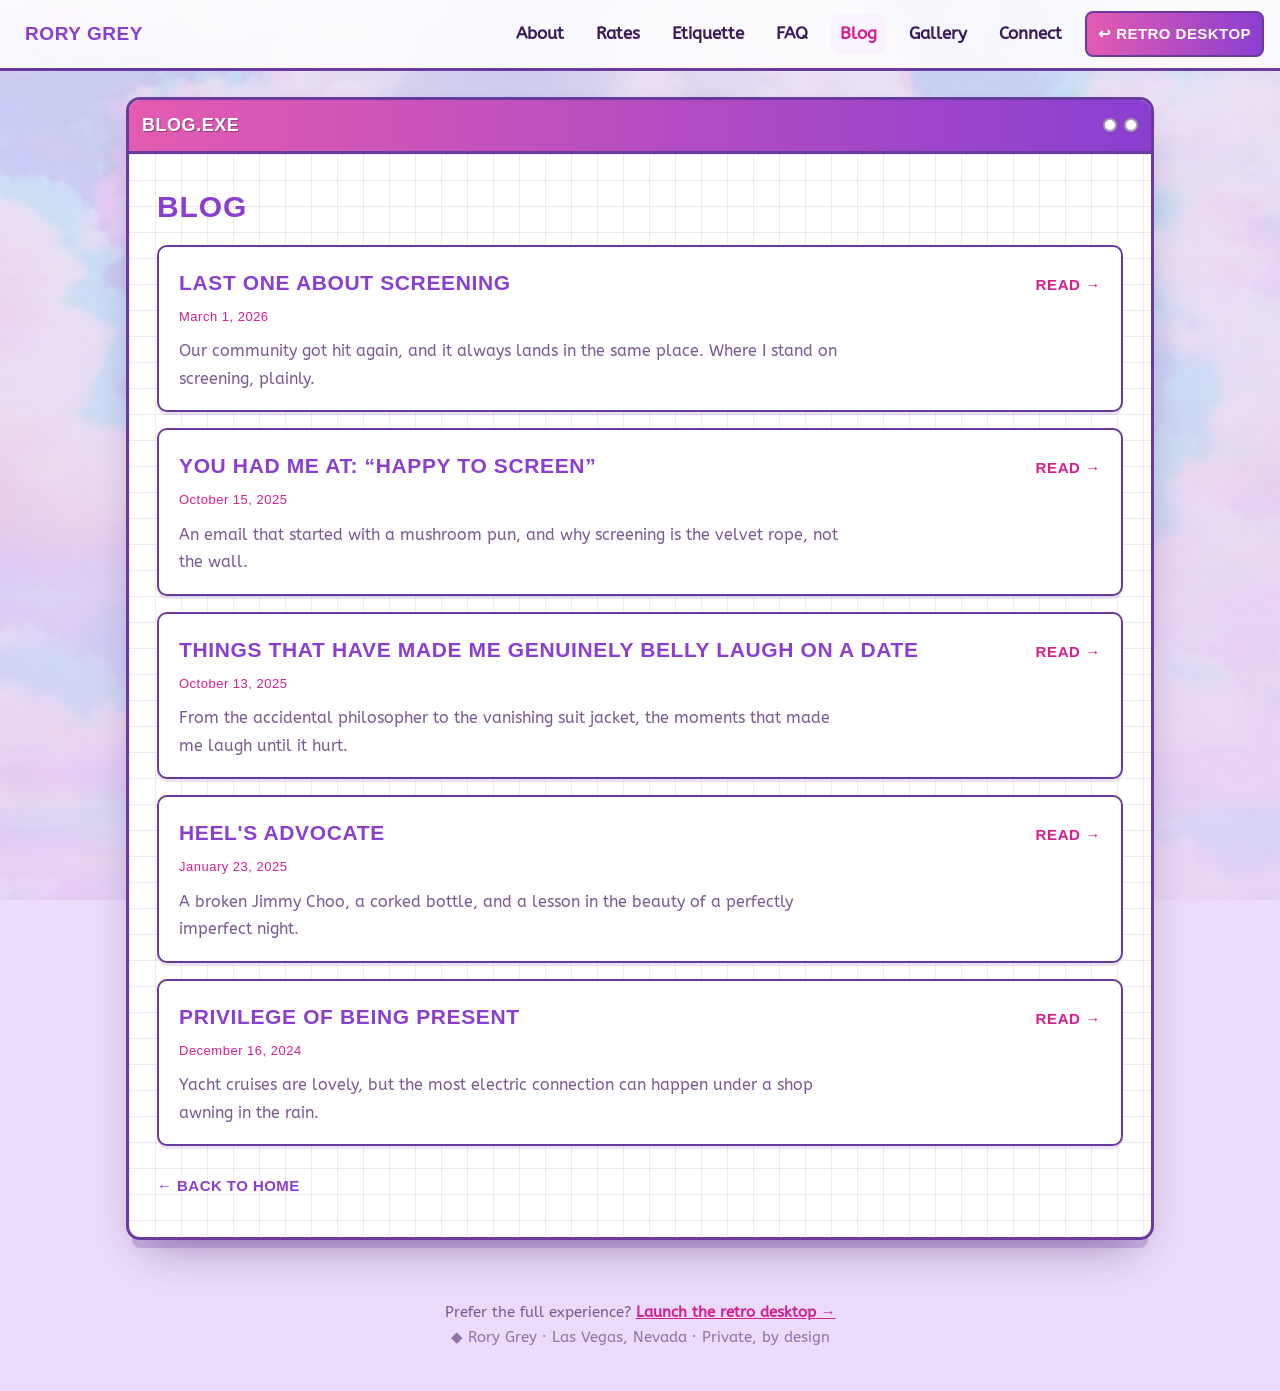
<file: blog.html>
<!doctype html>
<html lang="en">
<head>
<meta charset="utf-8" />
<meta name="viewport" content="width=device-width, initial-scale=1, viewport-fit=cover" />
<title>Blog, Rory Grey</title>
<meta name="description" content="Rory Grey. The blog. Las Vegas and beyond." />
<link rel="stylesheet" href="classic.css?v=4" />
  <!-- Google tag (gtag.js) -->
  <script async src="https://www.googletagmanager.com/gtag/js?id=G-FR35R6Y1XR"></script>
  <script>
    window.dataLayer = window.dataLayer || [];
    function gtag(){dataLayer.push(arguments);}
    gtag('js', new Date());

    gtag('config', 'G-FR35R6Y1XR');
  </script>
</head>
<body>
  <header class="topnav">
    <a class="brand" href="classic.html">RORY GREY</a>
    <nav>
      <a href="classic.html#about">About</a>
      <a href="rates.html">Rates</a>
      <a href="etiquette.html">Etiquette</a>
      <a href="faq.html">FAQ</a>
      <a class="here" href="blog.html">Blog</a>
      <a href="classic.html#gallery">Gallery</a>
      <a href="classic.html#connect">Connect</a>
      <a class="retro" href="index.html">↩ Retro desktop</a>
    </nav>
  </header>

  <main class="wrap">
    <section class="win" id="blog">
      <div class="win-bar"><span class="t">BLOG.EXE</span><span class="dots"><i></i><i></i></span></div>
      <div class="win-body">
        <h2 class="sec">Blog</h2>
        <div class="post-list">
          <a class="post-link" href="blog-last-one-about-screening.html">
            <div class="pt">Last One About Screening <span class="go">Read →</span></div>
            <div class="pd">March 1, 2026</div>
            <p class="pe">Our community got hit again, and it always lands in the same place. Where I stand on screening, plainly.</p>
          </a>
          <a class="post-link" href="blog-happy-to-screen.html">
            <div class="pt">You Had Me At: “Happy To Screen” <span class="go">Read →</span></div>
            <div class="pd">October 15, 2025</div>
            <p class="pe">An email that started with a mushroom pun, and why screening is the velvet rope, not the wall.</p>
          </a>
          <a class="post-link" href="blog-belly-laugh.html">
            <div class="pt">Things That Have Made Me Genuinely Belly Laugh on a Date <span class="go">Read →</span></div>
            <div class="pd">October 13, 2025</div>
            <p class="pe">From the accidental philosopher to the vanishing suit jacket, the moments that made me laugh until it hurt.</p>
          </a>
          <a class="post-link" href="blog-heels-advocate.html">
            <div class="pt">Heel's Advocate <span class="go">Read →</span></div>
            <div class="pd">January 23, 2025</div>
            <p class="pe">A broken Jimmy Choo, a corked bottle, and a lesson in the beauty of a perfectly imperfect night.</p>
          </a>
          <a class="post-link" href="blog-being-present.html">
            <div class="pt">Privilege Of Being Present <span class="go">Read →</span></div>
            <div class="pd">December 16, 2024</div>
            <p class="pe">Yacht cruises are lovely, but the most electric connection can happen under a shop awning in the rain.</p>
          </a>
        </div>
        <div class="backrow"><a href="classic.html">← Back to home</a></div>
      </div>
    </section>
  </main>

  <footer class="foot">
    Prefer the full experience? <a href="index.html">Launch the retro desktop →</a><br>
    <span style="opacity:.8">◆ Rory Grey · Las Vegas, Nevada · Private, by design</span>
  </footer>
</body>
</html>
</file>
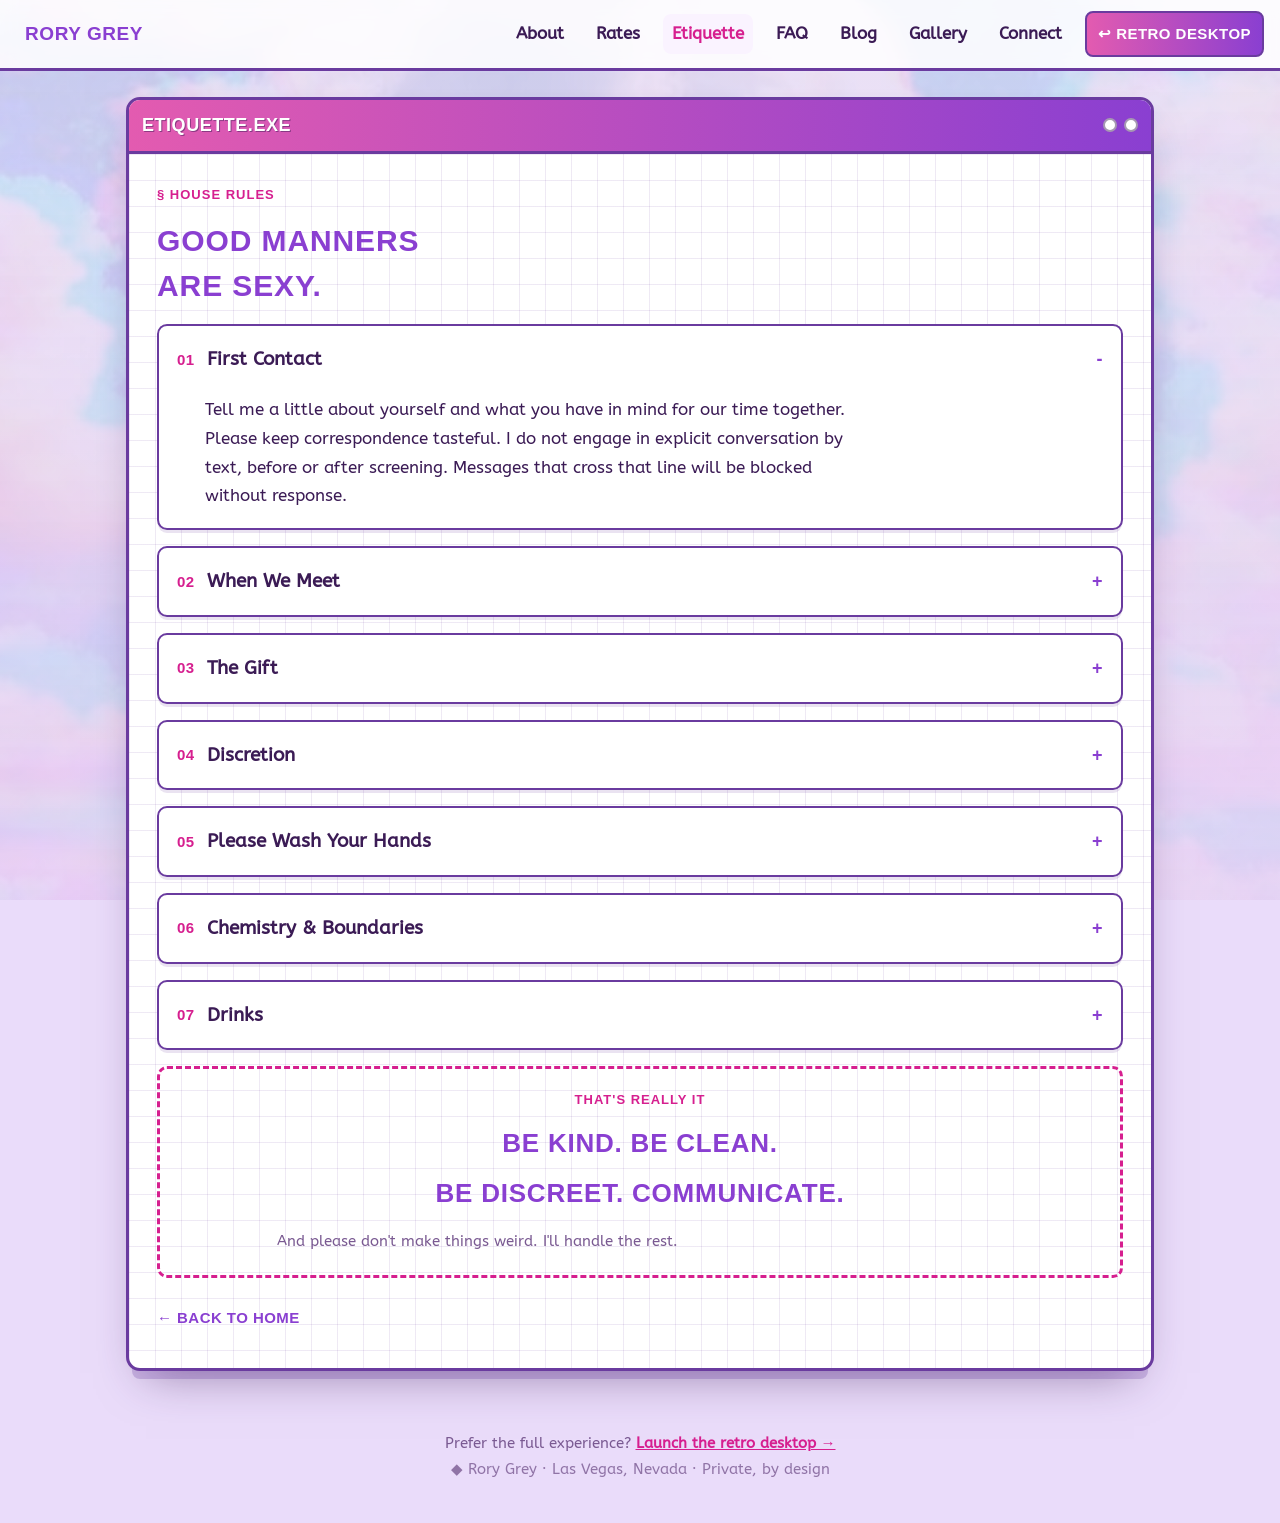
<file: etiquette.html>
<!doctype html>
<html lang="en">
<head>
<meta charset="utf-8" />
<meta name="viewport" content="width=device-width, initial-scale=1, viewport-fit=cover" />
<title>Etiquette, Rory Grey</title>
<meta name="description" content="Rory Grey. House rules and good manners. Las Vegas and beyond." />
<link rel="stylesheet" href="classic.css?v=4" />
  <!-- Google tag (gtag.js) -->
  <script async src="https://www.googletagmanager.com/gtag/js?id=G-FR35R6Y1XR"></script>
  <script>
    window.dataLayer = window.dataLayer || [];
    function gtag(){dataLayer.push(arguments);}
    gtag('js', new Date());

    gtag('config', 'G-FR35R6Y1XR');
  </script>
</head>
<body>
  <header class="topnav">
    <a class="brand" href="classic.html">RORY GREY</a>
    <nav>
      <a href="classic.html#about">About</a>
      <a href="rates.html">Rates</a>
      <a class="here" href="etiquette.html">Etiquette</a>
      <a href="faq.html">FAQ</a>
      <a href="blog.html">Blog</a>
      <a href="classic.html#gallery">Gallery</a>
      <a href="classic.html#connect">Connect</a>
      <a class="retro" href="index.html">↩ Retro desktop</a>
    </nav>
  </header>

  <main class="wrap">
    <section class="win" id="etiquette">
      <div class="win-bar"><span class="t">ETIQUETTE.EXE</span><span class="dots"><i></i><i></i></span></div>
      <div class="win-body">
        <div class="kicker">§ HOUSE RULES</div>
        <h2 class="sec">Good Manners<br>Are Sexy.</h2>
        <details class="rule" open><summary><span class="num">01</span> First Contact <span class="pm"></span></summary><div class="rb"><p>Tell me a little about yourself and what you have in mind for our time together. Please keep correspondence tasteful. I do not engage in explicit conversation by text, before or after screening. Messages that cross that line will be blocked without response.</p></div></details>
        <details class="rule"><summary><span class="num">02</span> When We Meet <span class="pm"></span></summary><div class="rb"><p>I'll dress appropriately for our plans, whether that means cocktails, black tie, or something considerably more casual. If you have a preference, just let me know beforehand.</p></div></details>
        <details class="rule"><summary><span class="num">03</span> The Gift <span class="pm"></span></summary><div class="rb"><p>Any consideration is for my time and companionship only. Please have my gift in an unsealed envelope on the bathroom counter when I arrive, or after you arrive. No discussion, no awkwardness, no impromptu accounting session. Once it's handled, we can forget about it entirely.</p></div></details>
        <details class="rule"><summary><span class="num">04</span> Discretion <span class="pm"></span></summary><div class="rb"><p>What happens between us stays between us. Your privacy is important to me, and I expect the same consideration in return.</p></div></details>
        <details class="rule"><summary><span class="num">05</span> Please Wash Your Hands <span class="pm"></span></summary><div class="rb"><p>Yes, this gets its own section. Steering wheels. Door handles. Phones. That sandwich you ate earlier. Now you're thinking about it too. Twenty seconds with soap and I'll be considerably more enthusiastic about where those hands go next.</p></div></details>
        <details class="rule"><summary><span class="num">06</span> Chemistry &amp; Boundaries <span class="pm"></span></summary><div class="rb"><p>I don't work from a predetermined script or checklist. What feels right depends on the chemistry, energy, and comfort between us in the moment. Nothing is ever assumed, and nothing is guaranteed. We'll communicate, read the room, and let things unfold naturally. A “no” never needs negotiating, from either of us. Mutual comfort and respect come first.</p></div></details>
        <details class="rule"><summary><span class="num">07</span> Drinks <span class="pm"></span></summary><div class="rb"><p>I'm happy to share a drink with you. I simply ask that anything I'm drinking remain sealed until I'm there to see it opened.</p></div></details>
        <div class="creed">
          <div class="kicker" style="margin-bottom:6px">THAT'S REALLY IT</div>
          <div class="big">Be kind. Be clean.<br>Be discreet. Communicate.</div>
          <p style="font-size:15px;color:var(--muted);margin:10px 0 0">And please don't make things weird. I'll handle the rest.</p>
        </div>
        <div class="backrow"><a href="classic.html">← Back to home</a></div>
      </div>
    </section>
  </main>

  <footer class="foot">
    Prefer the full experience? <a href="index.html">Launch the retro desktop →</a><br>
    <span style="opacity:.8">◆ Rory Grey · Las Vegas, Nevada · Private, by design</span>
  </footer>
</body>
</html>
</file>
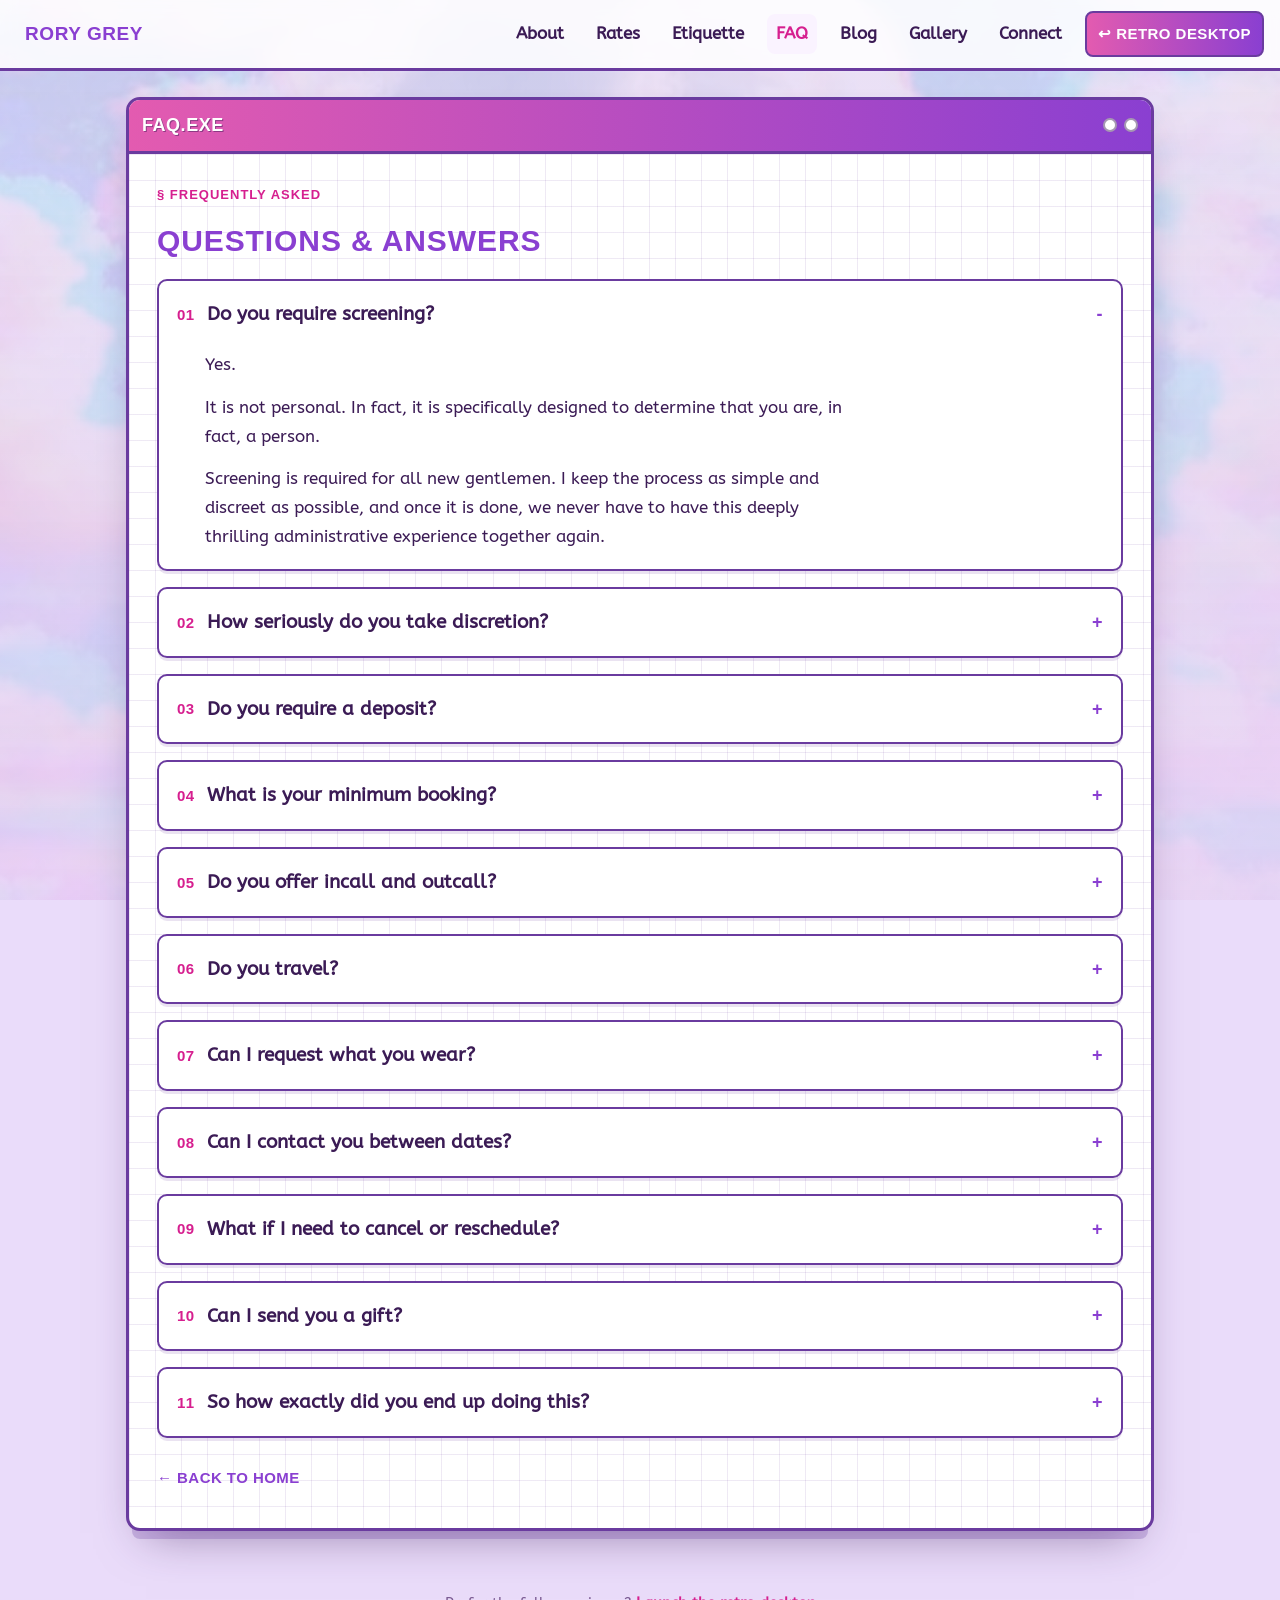
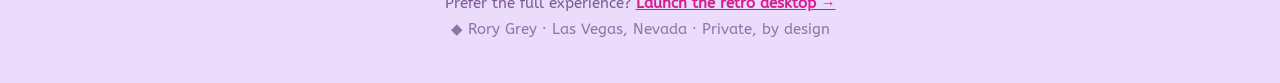
<file: faq.html>
<!doctype html>
<html lang="en">
<head>
<meta charset="utf-8" />
<meta name="viewport" content="width=device-width, initial-scale=1, viewport-fit=cover" />
<title>FAQ, Rory Grey</title>
<meta name="description" content="Rory Grey. Frequently asked questions. Las Vegas and beyond." />
<link rel="stylesheet" href="classic.css?v=4" />
  <!-- Google tag (gtag.js) -->
  <script async src="https://www.googletagmanager.com/gtag/js?id=G-FR35R6Y1XR"></script>
  <script>
    window.dataLayer = window.dataLayer || [];
    function gtag(){dataLayer.push(arguments);}
    gtag('js', new Date());

    gtag('config', 'G-FR35R6Y1XR');
  </script>
</head>
<body>
  <header class="topnav">
    <a class="brand" href="classic.html">RORY GREY</a>
    <nav>
      <a href="classic.html#about">About</a>
      <a href="rates.html">Rates</a>
      <a href="etiquette.html">Etiquette</a>
      <a class="here" href="faq.html">FAQ</a>
      <a href="blog.html">Blog</a>
      <a href="classic.html#gallery">Gallery</a>
      <a href="classic.html#connect">Connect</a>
      <a class="retro" href="index.html">↩ Retro desktop</a>
    </nav>
  </header>

  <main class="wrap">
    <section class="win faq" id="faq">
      <div class="win-bar"><span class="t">FAQ.EXE</span><span class="dots"><i></i><i></i></span></div>
      <div class="win-body">
        <div class="kicker">§ FREQUENTLY ASKED</div>
        <h2 class="sec">Questions &amp; Answers</h2>
        <details class="rule" open><summary><span class="num">01</span> Do you require screening? <span class="pm"></span></summary><div class="rb"><p>Yes.</p><p>It is not personal. In fact, it is specifically designed to determine that you are, in fact, a person.</p><p>Screening is required for all new gentlemen. I keep the process as simple and discreet as possible, and once it is done, we never have to have this deeply thrilling administrative experience together again.</p></div></details>
        <details class="rule"><summary><span class="num">02</span> How seriously do you take discretion? <span class="pm"></span></summary><div class="rb"><p>Very. Loose lips sink ships, careers, marriages, reputations, and occasionally group chats.</p><p>My professional reputation depends on being discreet, so your information stays private. Screening exists for safety, not because I am assembling a corkboard with red string in my spare bedroom.</p></div></details>
        <details class="rule"><summary><span class="num">03</span> Do you require a deposit? <span class="pm"></span></summary><div class="rb"><p>Yes. A deposit is required to reserve our time together and is applied toward your consideration.</p><p>This protects my schedule and confirms that we are both serious about meeting.</p><p>Capitalism remains undefeated.</p></div></details>
        <details class="rule"><summary><span class="num">04</span> What is your minimum booking? <span class="pm"></span></summary><div class="rb"><p>For new gentlemen, 90 minutes.</p><p>One-hour dates are reserved for gentlemen I already know. There are benefits to tenure, apparently.</p></div></details>
        <details class="rule"><summary><span class="num">05</span> Do you offer incall and outcall? <span class="pm"></span></summary><div class="rb"><p>Yes.</p><p>For outcalls, I'm happy to meet you at a reputable hotel or another appropriate location.</p><p>For incalls, details are provided after confirmation because, despite everything you have read thus far, I possess at least one survival instinct.</p></div></details>
        <details class="rule"><summary><span class="num">06</span> Do you travel? <span class="pm"></span></summary><div class="rb"><p>Enthusiastically.</p><p>I am remarkably easy to convince that I need to be on an airplane headed somewhere interesting.</p><p>Travel arrangements require advance notice, a deposit, and travel expenses. Longer engagements are especially welcome because flying across the country for 90 minutes would suggest that neither of us understands logistics.</p></div></details>
        <details class="rule"><summary><span class="num">07</span> Can I request what you wear? <span class="pm"></span></summary><div class="rb"><p>Absolutely.</p><p>Tell me the general idea, color, occasion, or aesthetic you have in mind. I enjoy dressing for the occasion and am perfectly willing to accept creative direction.</p><p>I reserve the right to veto fedoras.</p></div></details>
        <details class="rule"><summary><span class="num">08</span> Can I contact you between dates? <span class="pm"></span></summary><div class="rb"><p>Of course.</p><p>I genuinely enjoy hearing from gentlemen I've gotten to know. Send me something funny. Tell me about your trip. Show me the weird thing you found at an antique store.</p><p>Just remember that I have a life outside of Rory and occasionally wander away from my phone.</p></div></details>
        <details class="rule"><summary><span class="num">09</span> What if I need to cancel or reschedule? <span class="pm"></span></summary><div class="rb"><p>Give me as much notice as possible and please review my cancellation policy for the boring but necessary particulars.</p></div></details>
        <details class="rule"><summary><span class="num">10</span> Can I send you a gift? <span class="pm"></span></summary><div class="rb"><p>Yes, although gifts are never expected.</p><p>I am very fond of thoughtful things, particularly when they suggest you remembered some tiny detail I mentioned six months ago.</p><p>Unfortunately, this means attentiveness is an extremely effective form of bribery.</p></div></details>
        <details class="rule"><summary><span class="num">11</span> So how exactly did you end up doing this? <span class="pm"></span></summary><div class="rb"><p>A radioactive spider bit me inside a dildo factory.</p></div></details>
        <div class="backrow"><a href="classic.html">← Back to home</a></div>
      </div>
    </section>
  </main>

  <footer class="foot">
    Prefer the full experience? <a href="index.html">Launch the retro desktop →</a><br>
    <span style="opacity:.8">◆ Rory Grey · Las Vegas, Nevada · Private, by design</span>
  </footer>
</body>
</html>
</file>
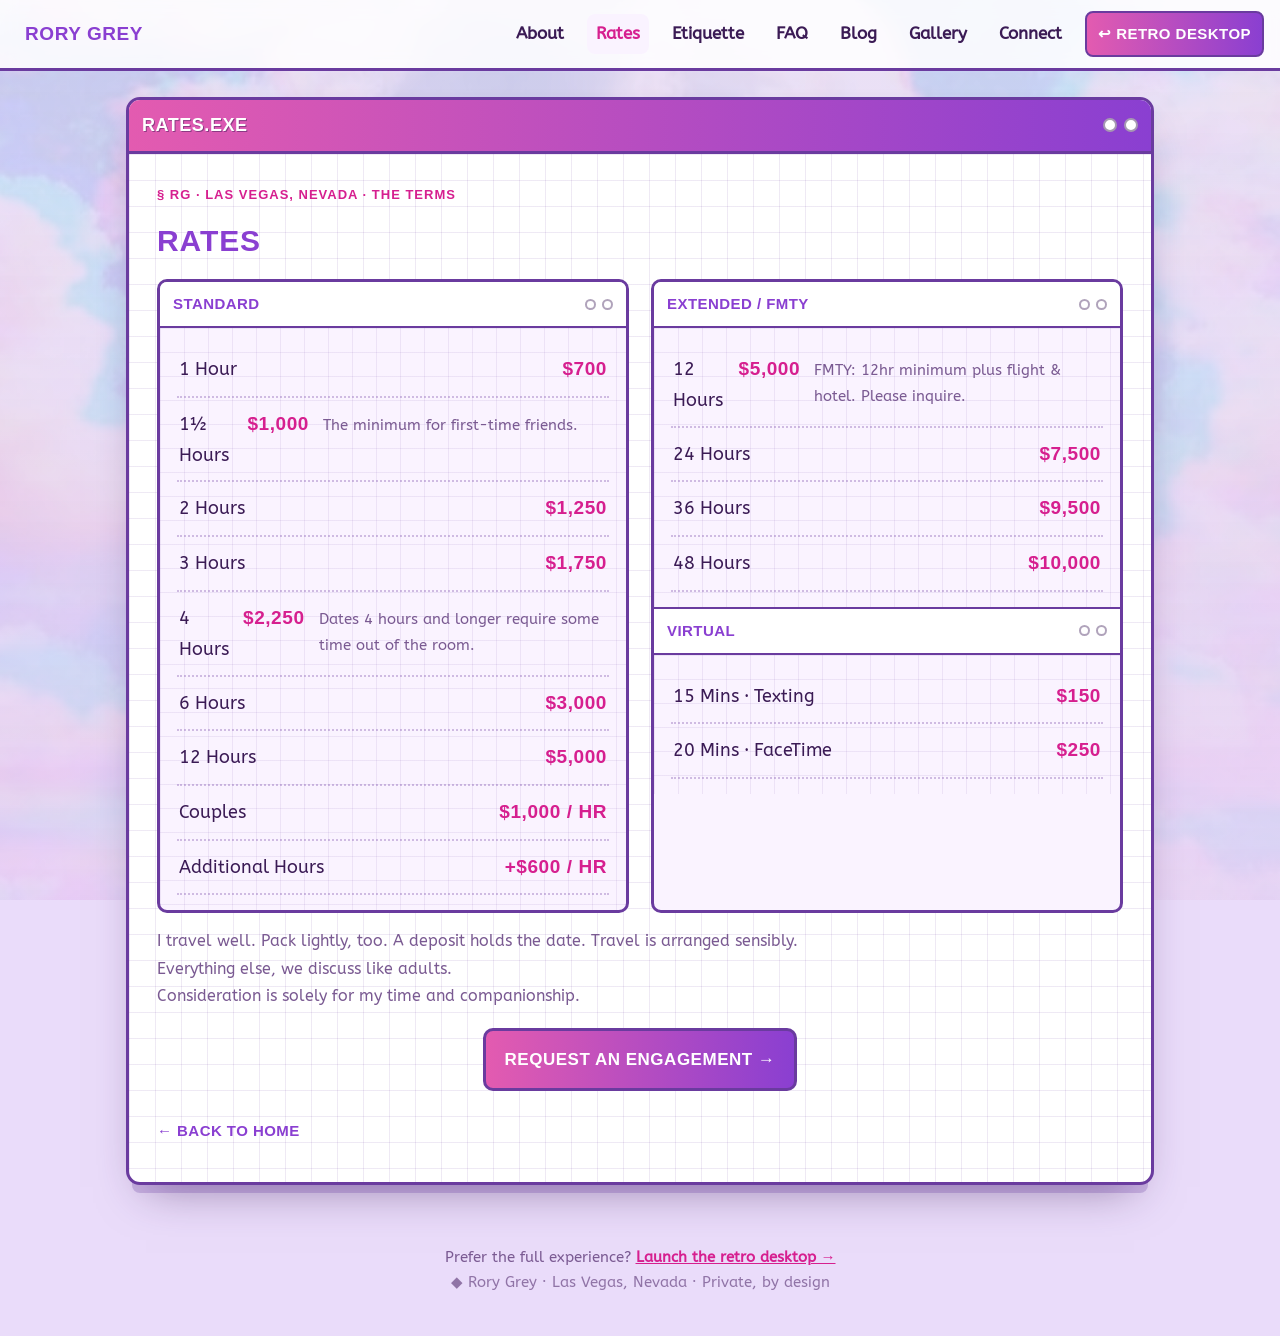
<file: rates.html>
<!doctype html>
<html lang="en">
<head>
<meta charset="utf-8" />
<meta name="viewport" content="width=device-width, initial-scale=1, viewport-fit=cover" />
<title>Rates, Rory Grey</title>
<meta name="description" content="Rory Grey. Rates and terms. Las Vegas and beyond." />
<link rel="stylesheet" href="classic.css?v=4" />
  <!-- Google tag (gtag.js) -->
  <script async src="https://www.googletagmanager.com/gtag/js?id=G-FR35R6Y1XR"></script>
  <script>
    window.dataLayer = window.dataLayer || [];
    function gtag(){dataLayer.push(arguments);}
    gtag('js', new Date());

    gtag('config', 'G-FR35R6Y1XR');
  </script>
</head>
<body>
  <header class="topnav">
    <a class="brand" href="classic.html">RORY GREY</a>
    <nav>
      <a href="classic.html#about">About</a>
      <a class="here" href="rates.html">Rates</a>
      <a href="etiquette.html">Etiquette</a>
      <a href="faq.html">FAQ</a>
      <a href="blog.html">Blog</a>
      <a href="classic.html#gallery">Gallery</a>
      <a href="classic.html#connect">Connect</a>
      <a class="retro" href="index.html">↩ Retro desktop</a>
    </nav>
  </header>

  <main class="wrap">
    <section class="win" id="rates">
      <div class="win-bar"><span class="t">RATES.EXE</span><span class="dots"><i></i><i></i></span></div>
      <div class="win-body">
        <div class="kicker">§ RG · LAS VEGAS, NEVADA · THE TERMS</div>
        <h2 class="sec">Rates</h2>
        <div class="grid">
          <div class="panel">
            <div class="ph">STANDARD <span class="dots"><i></i><i></i></span></div>
            <div class="pb">
              <div class="rate"><span class="lab">1 Hour</span><span class="price">$700</span></div>
              <div class="rate"><span class="lab">1½ Hours</span><span class="price">$1,000</span><span class="note">The minimum for first-time friends.</span></div>
              <div class="rate"><span class="lab">2 Hours</span><span class="price">$1,250</span></div>
              <div class="rate"><span class="lab">3 Hours</span><span class="price">$1,750</span></div>
              <div class="rate"><span class="lab">4 Hours</span><span class="price">$2,250</span><span class="note">Dates 4 hours and longer require some time out of the room.</span></div>
              <div class="rate"><span class="lab">6 Hours</span><span class="price">$3,000</span></div>
              <div class="rate"><span class="lab">12 Hours</span><span class="price">$5,000</span></div>
              <div class="rate"><span class="lab">Couples</span><span class="price">$1,000 / hr</span></div>
              <div class="rate"><span class="lab">Additional Hours</span><span class="price">+$600 / hr</span></div>
            </div>
          </div>
          <div class="panel">
            <div class="ph">EXTENDED / FMTY <span class="dots"><i></i><i></i></span></div>
            <div class="pb">
              <div class="rate"><span class="lab">12 Hours</span><span class="price">$5,000</span><span class="note">FMTY: 12hr minimum plus flight &amp; hotel. Please inquire.</span></div>
              <div class="rate"><span class="lab">24 Hours</span><span class="price">$7,500</span></div>
              <div class="rate"><span class="lab">36 Hours</span><span class="price">$9,500</span></div>
              <div class="rate"><span class="lab">48 Hours</span><span class="price">$10,000</span></div>
            </div>
            <div class="ph" style="border-top:2px solid var(--line)">VIRTUAL <span class="dots"><i></i><i></i></span></div>
            <div class="pb">
              <div class="rate"><span class="lab">15 Mins · Texting</span><span class="price">$150</span></div>
              <div class="rate"><span class="lab">20 Mins · FaceTime</span><span class="price">$250</span></div>
            </div>
          </div>
        </div>
        <p class="rate-foot">I travel well. Pack lightly, too. A deposit holds the date. Travel is arranged sensibly. Everything else, we discuss like adults.<br>Consideration is solely for my time and companionship.</p>
        <div class="cta-row"><a class="btn" href="classic.html#connect">Request an engagement →</a></div>
        <div class="backrow"><a href="classic.html">← Back to home</a></div>
      </div>
    </section>
  </main>

  <footer class="foot">
    Prefer the full experience? <a href="index.html">Launch the retro desktop →</a><br>
    <span style="opacity:.8">◆ Rory Grey · Las Vegas, Nevada · Private, by design</span>
  </footer>
</body>
</html>
</file>
<file: styles.css>
@font-face {
  font-family: "Zeyada";
  src: url("fonts/Zeyada-Regular.woff2") format("woff2");
  font-weight: 400; font-style: normal; font-display: swap;
}
@font-face {
  font-family: "ABeeZee";
  src: url("fonts/ABeeZee-Regular.woff2") format("woff2");
  font-weight: 400; font-style: normal; font-display: swap;
}
@font-face {
  font-family: "ABeeZee";
  src: url("fonts/ABeeZee-Italic.woff2") format("woff2");
  font-weight: 400; font-style: italic; font-display: swap;
}

/* ==========================================================================
   Rory Grey, The Private Desktop
   Editorial desktop environment. Brand: cream paper, ink, oxblood accent,
   Arial Narrow uppercase display. Adapted desktop metaphor, not a Mac parody.
   ========================================================================== */

:root {
  --paper:   #f3f1eb;
  --paper-2: #ece9e1;
  --paper-3: #e4e0d6;
  --ink:     #0b0b0a;
  --muted:   #b7b4ac;
  --grey:    #d8d6cf;
  --accent:  #5b0c18;
  --accent-2:#7a1522;
  --line:    #161615;
  --hair:    rgba(11,11,10,.18);
  --up:      #2f5d3a;

  --disp: "Arial Narrow", "Helvetica Neue Condensed", "Roboto Condensed", Arial, sans-serif;
  --text: Arial, Helvetica, "Helvetica Neue", sans-serif;

  --menubar-h: 30px;
  --dock-h: 78px;

  /* desktop file-icon colours (overridden by the pink win98 theme) */
  --doc-paper: #f7f5f0;
  --doc-line:  #0b0b0a;
  --doc-line2: #b7b4ac;
  --doc-accent:#5b0c18;
  --doc-fold:  #d7d3c8;
  --doc-tint:  #e9e6dd;
}

* { box-sizing: border-box; }
html, body { height: 100%; }
html { -webkit-text-size-adjust: 100%; }
body {
  margin: 0;
  font-family: var(--text);
  font-size: 15px;
  line-height: 1.45;
  color: var(--ink);
  background: var(--paper);
  overflow: hidden;               /* the desktop owns the viewport */
  -webkit-font-smoothing: antialiased;
}
a { color: inherit; text-decoration: none; }
h1,h2,h3,h4,p { margin: 0; }
button { font: inherit; color: inherit; border: 0; background: none; cursor: pointer; }
:focus-visible { outline: 2px solid var(--accent); outline-offset: 2px; }

.micro {
  font-size: 10.5px; font-weight: 700; letter-spacing: .16em; text-transform: uppercase;
}
.disp { font-family: var(--disp); text-transform: uppercase; letter-spacing: -.03em; line-height: .9; font-weight: 500; }

/* ============================ MENU BAR ==================================== */
.menubar {
  position: fixed; inset: 0 0 auto 0; height: var(--menubar-h); z-index: 4000;
  display: flex; align-items: center; justify-content: space-between;
  padding: 0 16px;
  background: rgba(243,241,235,.82);
  backdrop-filter: saturate(1.2) blur(10px);
  -webkit-backdrop-filter: saturate(1.2) blur(10px);
  border-bottom: 1px solid var(--line);
  font-size: 11px; letter-spacing: .14em; text-transform: uppercase;
  user-select: none;
}
.menubar-left { display: flex; align-items: center; gap: 12px; }
.brand-mark { width: 9px; height: 9px; background: var(--accent); display: inline-block; }
.brand-word { font-weight: 700; letter-spacing: .22em; }
.brand-sub { color: rgba(11,11,10,.5); letter-spacing: .18em; }
.menubar-right { display: flex; align-items: center; gap: 10px; font-weight: 600; }
.mb-sep { color: rgba(11,11,10,.4); }
.mb-clock { font-variant-numeric: tabular-nums; min-width: 74px; text-align: right; }
@media (max-width: 620px){ .brand-sub, .mb-loc, .mb-sep { display:none; } }

/* ============================ DESKTOP ==================================== */
.desktop {
  position: fixed; inset: var(--menubar-h) 0 0 0; overflow: hidden;
  background:
    radial-gradient(150% 105% at 50% -28%, #fdfbf6 0%, rgba(253,251,246,0) 46%),
    radial-gradient(135% 100% at 90% 120%, rgba(91,12,24,.22), transparent 56%),
    radial-gradient(85% 80% at 8% 4%, rgba(255,255,255,.5), transparent 55%),
    linear-gradient(162deg, #ece8df 0%, #f3f1ea 40%, #e4dfd4 100%);
}
/* soft vignette for depth (reads like a real wallpaper, not a design grid) */
.desktop::before {
  content:""; position:absolute; inset:0; pointer-events:none;
  background: radial-gradient(125% 125% at 50% 36%, transparent 52%, rgba(11,11,10,.13) 100%);
}
/* fine film grain */
.desktop::after {
  content:""; position:absolute; inset:0; pointer-events:none; opacity:.05; mix-blend-mode:multiply;
  background-image:url("data:image/svg+xml,%3Csvg xmlns='http://www.w3.org/2000/svg' width='140' height='140'%3E%3Cfilter id='n'%3E%3CfeTurbulence type='fractalNoise' baseFrequency='0.85' numOctaves='2' stitchTiles='stitch'/%3E%3C/filter%3E%3Crect width='100%25' height='100%25' filter='url(%23n)'/%3E%3C/svg%3E");
}

/* Big editorial wallpaper mark, lower-center-right */
.wallmark {
  position: absolute; right: 4.5vw; bottom: calc(var(--dock-h) + 3vh);
  text-align: right; pointer-events: none; user-select: none;
  color: rgba(11,11,10,.055);
  display: flex; flex-direction: column; align-items: flex-end; gap: 6px;
}
.wallmark-title { font-family: var(--disp); font-weight: 500; text-transform: uppercase;
  font-size: clamp(90px, 20vw, 320px); line-height: .8; letter-spacing: -.05em; }
.wallmark-issue, .wallmark-foot { font-size: clamp(10px,1.1vw,13px); letter-spacing: .3em;
  font-weight: 700; color: rgba(11,11,10,.10); }
@media (max-width: 760px){ .wallmark{ opacity:.7; } }

.icon-layer { position: absolute; inset: 0; }
.window-layer { position: absolute; inset: 0; pointer-events: none; }
.window-layer .window { pointer-events: auto; }

/* ============================ DESKTOP ICONS ============================== */
.icon {
  position: absolute; width: 96px; padding: 7px 6px 6px; border: 1px solid transparent;
  display: flex; flex-direction: column; align-items: center; gap: 8px;
  cursor: grab; user-select: none; border-radius: 2px; touch-action: none;
  transition: background .12s ease, border-color .12s ease, box-shadow .12s ease;
}
.icon:hover { background: rgba(11,11,10,.035); }
.icon.hidden .glyph { opacity: .38; }
.icon.hidden .label { opacity: .5; font-style: italic; }
.icon.hidden:hover .glyph { opacity: .8; }
.icon.hidden:hover .label { opacity: .8; }
.icon.dragging { cursor: grabbing; background: rgba(91,12,24,.08); border-color: rgba(91,12,24,.3);
  box-shadow: 0 16px 30px -14px rgba(11,11,10,.4); opacity: .96; }
.icon.dragging .glyph { filter: drop-shadow(0 14px 18px rgba(11,11,10,.28)); }
.icon.selected { background: rgba(91,12,24,.10); border-color: rgba(91,12,24,.35); }
.icon .glyph { width: 57px; height: 70px; filter: drop-shadow(0 8px 12px rgba(11,11,10,.14)); }
.icon .label {
  font-size: 11px; letter-spacing: .07em; text-transform: uppercase; text-align: center;
  line-height: 1.15; font-weight: 600; color: var(--ink);
  padding: 2px 5px; border-radius: 4px; max-width: 100%;
  text-shadow: 0 1px 2px rgba(255,255,255,.65);
  overflow-wrap: anywhere; word-break: break-word;
}
.icon.selected .label { background: var(--accent); color: var(--paper); }
.icon .sub { display:block; font-size: 9px; letter-spacing:.12em; font-weight:700; color: rgba(11,11,10,.42); margin-top:2px; }

/* ============================ DOCK ====================================== */
.dock {
  position: fixed; left: 50%; bottom: 14px; transform: translateX(-50%); z-index: 3800;
  display: flex; align-items: flex-end; gap: 14px; padding: 11px 16px;
  border-radius: 22px; border: 1px solid rgba(11,11,10,.13);
  background: rgba(248,246,241,.5);
  backdrop-filter: saturate(1.7) blur(28px); -webkit-backdrop-filter: saturate(1.7) blur(28px);
  box-shadow: 0 24px 54px -16px rgba(11,11,10,.5), inset 0 1px 0 rgba(255,255,255,.75), inset 0 0 0 .5px rgba(255,255,255,.3);
  max-width: calc(100vw - 20px);
}
.dock-item { position: relative; display: flex; flex-direction: column; align-items: center; }
.dock-btn {
  width: 54px; height: 54px; border-radius: 13px; display: grid; place-items: center;
  transition: transform .16s cubic-bezier(.2,.9,.3,1);
  box-shadow: 0 4px 10px rgba(11,11,10,.22); overflow: hidden;
}
.dock-btn svg { width: 100%; height: 100%; display: block; }
.dock-item:hover .dock-btn { transform: translateY(-10px) scale(1.08); }
.dock-item:active .dock-btn { transform: translateY(-4px) scale(1.02); }
.dock-tip {
  position: absolute; bottom: 66px; left: 50%; transform: translateX(-50%) translateY(4px);
  background: var(--ink); color: var(--paper); font-size: 10px; letter-spacing: .12em;
  text-transform: uppercase; font-weight: 700; padding: 5px 9px; white-space: nowrap;
  opacity: 0; pointer-events: none; transition: opacity .14s ease, transform .14s ease; border-radius: 3px;
}
.dock-tip::after{ content:""; position:absolute; top:100%; left:50%; transform:translateX(-50%);
  border:5px solid transparent; border-top-color: var(--ink); }
.dock-item:hover .dock-tip { opacity: 1; transform: translateX(-50%) translateY(0); }
.dock-dot { width: 4px; height: 4px; border-radius: 50%; background: var(--accent); margin-top: 5px; opacity: 0; }
.dock-item.running .dock-dot { opacity: 1; }
@media (max-width: 620px){
  .dock { gap: 8px; padding: 8px 10px; }
  .dock-btn { width: 46px; height: 46px; border-radius: 11px; }
}

/* ============================ WINDOWS =================================== */
.window {
  position: absolute; display: flex; flex-direction: column;
  background: var(--paper); border: 1px solid rgba(11,11,10,.5); border-radius: 12px;
  box-shadow: 0 32px 70px -14px rgba(11,11,10,.5), 0 12px 26px -12px rgba(11,11,10,.34), inset 0 0 0 .5px rgba(255,255,255,.28);
  min-width: 260px; min-height: 120px; overflow: hidden;
  opacity: 0; transform: scale(.96) translateY(8px); transform-origin: center;
  transition: opacity .18s ease, transform .2s cubic-bezier(.2,.9,.3,1);
}
.window.open { opacity: 1; transform: none; }
.window.closing { opacity: 0; transform: scale(.97) translateY(6px); }
.window.inactive { box-shadow: 0 24px 50px -26px rgba(11,11,10,.42); }
.window.inactive .titlebar { background: var(--paper); }
.window.inactive .win-title, .window.inactive .win-tag { color: rgba(11,11,10,.5); }

.titlebar {
  height: 42px; flex: 0 0 auto; display: flex; align-items: center; gap: 12px;
  padding: 0 13px; border-bottom: 1px solid rgba(11,11,10,.14);
  background: rgba(246,244,238,.86);
  backdrop-filter: blur(18px) saturate(1.4); -webkit-backdrop-filter: blur(18px) saturate(1.4);
  cursor: grab; user-select: none; touch-action: none;
}
.titlebar.grabbing { cursor: grabbing; }
.win-controls { display: flex; align-items: center; gap: 8px; }
.win-dot {
  width: 12px; height: 12px; border-radius: 50%; border: .5px solid rgba(0,0,0,.16);
  display: grid; place-items: center; font-size: 8px; line-height: 1; font-weight: 700;
  color: transparent; transition: filter .12s, color .12s;
}
.win-dot.close { background: #ff5f57; }
.win-dot.min  { background: #febc2e; }
.win-dot.zoom { background: #28c840; }
.win-controls:hover .win-dot { color: rgba(0,0,0,.5); }
.win-dot:hover { filter: brightness(.92); }
.window.inactive .win-dot { background: #d6d2c8; border-color: rgba(0,0,0,.1); }
.window.inactive .win-controls:hover .win-dot { color: transparent; }

.win-heading { display: flex; flex-direction: column; justify-content: center; line-height: 1; min-width:0; }
.win-tag { font-size: 9px; letter-spacing: .22em; font-weight: 700; color: var(--accent); text-transform: uppercase; }
.win-title { font-size: 12.5px; letter-spacing: .16em; font-weight: 700; text-transform: uppercase;
  white-space: nowrap; overflow: hidden; text-overflow: ellipsis; }
.titlebar .spacer { flex: 1; }
.titlebar .win-num { font-family: var(--disp); font-size: 22px; color: rgba(11,11,10,.18); letter-spacing: -.04em; }

.win-body { flex: 1 1 auto; overflow: auto; overflow-x: hidden; background: var(--paper);
  scrollbar-width: thin; scrollbar-color: rgba(11,11,10,.3) transparent; }
.win-body::-webkit-scrollbar { width: 10px; }
.win-body::-webkit-scrollbar-thumb { background: rgba(11,11,10,.24); border: 3px solid var(--paper); border-radius: 20px; }

.window.maximized { border-radius: 0; }

/* ============================ CONTENT: shared editorial =================== */
.doc { padding: 34px 40px 46px; max-width: 760px; }
.doc-wide { max-width: none; }
.doc-head { border-bottom: 1px solid var(--line); padding-bottom: 16px; margin-bottom: 26px;
  display: flex; align-items: flex-end; justify-content: space-between; gap: 20px; }
.doc-head .kicker { font-size: 10.5px; font-weight: 700; letter-spacing: .22em; text-transform: uppercase; color: var(--accent); }
.doc-head h1 { font-family: var(--disp); font-size: clamp(30px, 4.6vw, 46px); text-transform: uppercase; letter-spacing: -.04em; line-height: .9; margin-top: 10px; }
.doc-head .head-num { font-family: var(--disp); font-size: clamp(46px,9vw,110px); color: var(--paper-3); line-height: .7; letter-spacing: -.06em; }
.lede { font-size: 18px; line-height: 1.45; margin-bottom: 22px; max-width: 56ch; }
.doc p + p { margin-top: 15px; }
.doc p { max-width: 62ch; }
.rule { height: 1px; background: var(--line); margin: 28px 0; }
.section-label { display:flex; align-items:baseline; gap:12px; margin: 30px 0 12px; }
.section-label .n { font-family: var(--disp); font-size: 30px; color: var(--accent); letter-spacing: -.04em; }
.section-label .t { font-size: 11px; font-weight: 700; letter-spacing: .2em; text-transform: uppercase; }

.editorial-cta {
  display: inline-flex; align-items: center; gap: 26px; justify-content: space-between;
  border: 1px solid var(--line); padding: 15px 20px; margin-top: 30px;
  font-size: 11px; font-weight: 700; letter-spacing: .14em; text-transform: uppercase;
  transition: background .18s, color .18s;
}
.editorial-cta:hover { background: var(--ink); color: var(--paper); }
.editorial-cta .ar { font-size: 16px; transition: transform .18s; }
.editorial-cta:hover .ar { transform: translateX(5px); }

/* ---- About / Notes ---- */
.note-meta { display:grid; grid-template-columns: repeat(2, minmax(0,1fr)); gap: 0 26px;
  border: 1px solid var(--line); margin: 24px 0; }
.note-meta div { padding: 14px 16px; border-right: 1px solid var(--line); }
.note-meta div:nth-child(2n){ border-right: 0; }
.note-meta .k { font-size: 10px; font-weight: 700; letter-spacing: .18em; text-transform: uppercase; color: rgba(11,11,10,.5); }
.note-meta .v { font-family: var(--disp); font-size: 22px; text-transform: uppercase; margin-top: 4px; }
.pull { font-family: var(--disp); text-transform: uppercase; font-size: clamp(26px,4vw,44px);
  line-height: .95; letter-spacing: -.03em; color: var(--ink); border-top: 1px solid var(--line);
  border-bottom: 1px solid var(--line); padding: 22px 0; margin: 30px 0; }
.pull span { color: var(--accent); }
.particulars { display: grid; gap: 0; border: 1px solid var(--line); margin-top: 6px; }
.particulars .row { padding: 16px 18px; border-bottom: 1px solid var(--line); }
.particulars .row:last-child { border-bottom: 0; }
.particulars .k { font-size: 10.5px; font-weight: 700; letter-spacing: .2em; text-transform: uppercase; color: var(--accent); margin-bottom: 6px; }

/* ---- Etiquette / FAQ accordions ---- */
.rules { border-top: 1px solid var(--line); margin-top: 20px; }
.rules details { border-bottom: 1px solid var(--line); }
.rules summary { list-style: none; cursor: pointer; display: grid; grid-template-columns: 38px 1fr 24px;
  align-items: center; gap: 14px; padding: 16px 4px; }
.rules summary::-webkit-details-marker { display: none; }
.rules summary .num { font-family: var(--disp); font-size: 20px; color: var(--accent); }
.rules summary .ttl { font-size: 13px; font-weight: 700; letter-spacing: .1em; text-transform: uppercase; }
.rules summary .pm { font-family: var(--disp); font-size: 22px; text-align: center; color: rgba(11,11,10,.5); }
.rules details[open] summary .pm { color: var(--accent); }
.rules details[open] summary .pm::after { content: "–"; }
.rules summary .pm::after { content: "+"; }
.rules .body { padding: 2px 4px 22px 52px; }
.rules .body p { max-width: 58ch; }
.rules .body p + p { margin-top: 12px; }

/* ---- Rates / Stocks ---- */
.rates { padding: 30px 40px 44px; max-width: 720px; }
.ticker { display:flex; align-items:center; justify-content:space-between; border:1px solid var(--line);
  background: var(--ink); color: var(--paper); padding: 12px 16px; margin-bottom: 26px; }
.ticker .sym { font-weight: 700; letter-spacing: .18em; font-size: 12px; }
.ticker .sym b { color: var(--paper); }
.ticker .arrow { color: var(--accent); font-size: 12px; letter-spacing:.1em; font-weight:700; }
.ticker .arrow::before { content: "▲ "; }
.rate-group { margin-bottom: 30px; }
.rate-group h3 { display:flex; align-items:baseline; gap:12px; border-bottom: 1px solid var(--line); padding-bottom: 8px; margin-bottom: 4px; }
.rate-group h3 .n { font-family: var(--disp); font-size: 26px; color: var(--accent); }
.rate-group h3 .t { font-size: 11px; font-weight: 700; letter-spacing: .22em; text-transform: uppercase; }
.rate-line { display: grid; grid-template-columns: 1fr auto; align-items: baseline; gap: 16px;
  padding: 12px 2px; border-bottom: 1px solid var(--hair); }
.rate-line .lab { font-size: 13px; letter-spacing: .04em; text-transform: uppercase; }
.rate-line .price { font-family: var(--disp); font-size: 26px; letter-spacing: -.02em; font-variant-numeric: tabular-nums; }
.rate-line .price .up { color: var(--up); font-size: 12px; margin-right: 6px; vertical-align: 3px; }
.rate-note { grid-column: 1 / -1; font-size: 12px; color: rgba(11,11,10,.6); padding-top: 6px; letter-spacing: .02em; }
.rate-foot { font-size: 12px; color: rgba(11,11,10,.7); margin-top: 14px; line-height: 1.6; }

/* ---- Gallery / Photos ---- */
.gallery { padding: 22px; }
.gallery-head { display:flex; align-items:baseline; justify-content:space-between; padding: 4px 8px 18px; border-bottom: 1px solid var(--line); margin-bottom: 18px; }
.gallery-head .kicker { font-size: 10.5px; font-weight: 700; letter-spacing: .22em; text-transform: uppercase; color: var(--accent); }
.gallery-head h1 { font-family: var(--disp); font-size: clamp(26px,3.6vw,40px); text-transform: uppercase; letter-spacing: -.03em; }
.gallery-head .count { font-size: 11px; letter-spacing: .14em; font-weight: 700; color: rgba(11,11,10,.5); }
.grid { display: grid; grid-template-columns: repeat(auto-fill, minmax(150px, 1fr)); gap: 10px; }
.tile { position: relative; aspect-ratio: 3/4; overflow: hidden; border: 1px solid var(--line);
  background: var(--paper-3); cursor: pointer; }
.tile img { width: 100%; height: 100%; object-fit: cover; display: block;
  transition: transform .5s cubic-bezier(.2,.8,.2,1), filter .3s; filter: grayscale(.12) contrast(1.02); }
.tile:hover img { transform: scale(1.05); filter: none; }
.tile .cap { position: absolute; left: 8px; bottom: 8px; background: var(--paper); border: 1px solid var(--line);
  font-size: 9px; font-weight: 700; letter-spacing: .12em; padding: 3px 6px; opacity: 0; transition: opacity .2s; }
.tile:hover .cap { opacity: 1; }

/* Lightbox */
.lightbox { position: fixed; inset: 0; z-index: 6000; background: rgba(11,11,10,.86);
  display: none; align-items: center; justify-content: center; padding: 48px; opacity: 0; transition: opacity .2s; }
.lightbox.show { display: flex; opacity: 1; }
.lightbox img { max-width: 88vw; max-height: 82vh; object-fit: contain; border: 1px solid rgba(255,255,255,.15); box-shadow: 0 30px 80px rgba(0,0,0,.6); }
.lb-btn { position: absolute; top: 50%; transform: translateY(-50%); color: var(--paper);
  font-family: var(--disp); font-size: 42px; width: 60px; height: 60px; display: grid; place-items: center;
  background: rgba(0,0,0,.25); border: 1px solid rgba(255,255,255,.2); }
.lb-btn:hover { background: rgba(255,255,255,.14); }
.lb-prev { left: 24px; } .lb-next { right: 24px; }
.lb-close { position: absolute; top: 22px; right: 26px; color: var(--paper); font-size: 22px; letter-spacing: .1em;
  border: 1px solid rgba(255,255,255,.3); padding: 6px 12px; font-weight: 700; }
.lb-close:hover { background: rgba(255,255,255,.14); }
.lb-count { position: absolute; bottom: 26px; left: 50%; transform: translateX(-50%); color: rgba(255,255,255,.7);
  font-size: 11px; letter-spacing: .2em; font-weight: 700; font-variant-numeric: tabular-nums; }

/* ---- Image protection + single-photo viewer + gag windows ---- */
.tile img, .lightbox img, .photo-view img, .mail-avatar img {
  -webkit-user-drag: none; -khtml-user-drag: none; -moz-user-drag: none; user-drag: none;
  user-select: none; -webkit-user-select: none; -webkit-touch-callout: none; pointer-events: none;
}
.photo-view { padding: 14px; display: flex; flex-direction: column; gap: 10px; height: 100%; }
.photo-view .frame { flex: 1; border: 1px solid var(--line); background: var(--paper-3); display: grid; place-items: center; overflow: hidden; min-height: 0; }
.photo-view img { max-width: 100%; max-height: 100%; object-fit: contain; display: block; }
.photo-view .cap { display: flex; justify-content: space-between; align-items: baseline; font-size: 10.5px; font-weight: 700; letter-spacing: .14em; text-transform: uppercase; color: rgba(11,11,10,.6); }
.photo-view .missing { padding: 34px 26px; text-align: center; color: rgba(11,11,10,.6); font-size: 13px; line-height: 1.6; }
.photo-view .missing code { background: var(--paper-2); border: 1px solid var(--line); padding: 2px 6px; font-size: 12px; }
.nicetry { height: 100%; display: flex; flex-direction: column; align-items: center; justify-content: center; gap: 14px; text-align: center; padding: 30px; }
.nicetry .big { font-family: var(--disp); text-transform: uppercase; font-size: clamp(44px,9vw,80px); letter-spacing: -.03em; line-height: .9; }
.nicetry .big .em { color: var(--accent); }
.nicetry .sub { font-size: 11px; letter-spacing: .16em; text-transform: uppercase; color: rgba(11,11,10,.55); font-weight: 700; max-width: 40ch; line-height: 1.7; }
.gifbox { height: 100%; display: grid; place-items: center; padding: 6px; overflow: hidden; }
.gifbox img { max-width: 100%; max-height: 100%; display: block; }

/* Snake */
.snake { padding: 6px; display: flex; flex-direction: column; align-items: center; gap: 7px; }
.snake-bar { display: flex; align-items: center; justify-content: center; gap: 12px; width: 320px; }
.snake-btn { padding: 3px 12px; font-size: 12px; }
.snake-score { font-size: 12px; font-weight: 700; color: #7a3b63; }
.snake-canvas { display: block; image-rendering: pixelated; outline: none; touch-action: none; }
.snake-hint { font-size: 11px; color: rgba(61,34,51,.6); }
body.win98 .snake-canvas { box-shadow: inset 1px 1px var(--lo), inset -1px -1px var(--hi); }
body.win98 .snake-btn { background: var(--face); color: var(--pink-ink); border: 0; box-shadow: inset -1px -1px var(--lo2), inset 1px 1px var(--hi), inset -2px -2px var(--lo), inset 2px 2px var(--hi2); }
body.win98 .snake-btn:active { box-shadow: inset 1px 1px var(--lo2), inset -1px -1px var(--hi); }
/* Snake high-score board */
.snake-scores { width: 320px; }
.hs-title { text-align: center; font-size: 12px; font-weight: 700; color: #7a3b63; margin: 4px 0 6px; letter-spacing: .08em; }
.snake-scores ol { list-style: none; margin: 0; padding: 0; max-height: 176px; overflow: auto; }
.snake-scores li { display: grid; grid-template-columns: 22px 1fr auto; gap: 8px; align-items: center; font-size: 12px; padding: 3px 8px; }
.snake-scores li:nth-child(odd) { background: rgba(122,59,99,.07); }
.hs-rank { color: #b06a90; font-weight: 700; text-align: right; }
.hs-name { overflow: hidden; text-overflow: ellipsis; white-space: nowrap; }
.hs-score { font-weight: 700; color: #7a3b63; }
.hs-empty { text-align: center; color: rgba(61,34,51,.55); font-size: 12px; padding: 8px; }
.snake-entry { display: flex; gap: 6px; align-items: center; width: 320px; justify-content: center; }
.snake-entry[hidden] { display: none; }
.snake-scores li.hs-empty { display: block; grid-column: 1 / -1; }
.se-label { font-size: 12px; font-weight: 700; color: #d81b7a; }
.snake-entry input { width: 108px; font-size: 12px; }
body.win98 .snake-entry input { border: 0; background: #fff; box-shadow: inset -1px -1px #fff, inset 1px 1px var(--lo), inset -2px -2px var(--hi2), inset 2px 2px var(--lo2); padding: 3px 6px; font-family: Tahoma, sans-serif; }

/* ---- Contact / Mail ---- */
.mail-head { display:flex; align-items:center; gap: 14px; border-bottom: 1px solid var(--line); padding: 0 0 16px; margin-bottom: 22px; }
.mail-avatar { width: 44px; height: 44px; border-radius: 50%; overflow:hidden; border: 1px solid var(--line); flex:0 0 auto; }
.mail-avatar img { width:100%; height:100%; object-fit: cover; }
.mail-from .n { font-weight: 700; letter-spacing: .06em; }
.mail-from .e { font-size: 12px; color: rgba(11,11,10,.55); }
.methods { display: grid; gap: 0; border: 1px solid var(--line); margin: 8px 0 24px; }
.methods .m { padding: 15px 18px; border-bottom: 1px solid var(--line); display:flex; justify-content: space-between; gap: 16px; align-items: baseline; }
.methods .m:last-child { border-bottom: 0; }
.methods .k { font-size: 10.5px; font-weight: 700; letter-spacing: .18em; text-transform: uppercase; color: var(--accent); }
.methods .v { font-family: var(--disp); font-size: 20px; text-transform: uppercase; text-align: right; }
.methods .v.small { font-family: var(--text); font-size: 13px; text-transform: none; color: rgba(11,11,10,.75); }

/* ---- Forms (Screening / inquiry) ---- */
.form { padding: 30px 40px 46px; max-width: 720px; }
.form fieldset { border: 1px solid var(--line); padding: 0 20px 22px; margin: 0 0 22px; }
.form legend { display:flex; align-items:center; gap: 10px; font-size: 11px; font-weight: 700; letter-spacing: .2em;
  text-transform: uppercase; padding: 0 8px; margin-left: -4px; }
.form legend span { font-family: var(--disp); font-size: 20px; color: var(--accent); }
.field-grid { display: grid; grid-template-columns: repeat(2, minmax(0,1fr)); gap: 16px; margin-top: 16px; }
.form label { display: flex; flex-direction: column; gap: 6px; }
.form label span { font-size: 10.5px; font-weight: 700; letter-spacing: .12em; text-transform: uppercase; color: rgba(11,11,10,.65); }
.form .full { grid-column: 1 / -1; }
.form input, .form select, .form textarea {
  border: 1px solid var(--line); background: #fbfaf6; padding: 10px 12px; font-size: 14px; width: 100%;
  border-radius: 0; color: var(--ink);
}
.form input:focus, .form select:focus, .form textarea:focus { outline: none; border-color: var(--accent); background: #fff; }
.form textarea { resize: vertical; }
.form .submit {
  display: inline-flex; align-items: center; gap: 22px; justify-content: space-between; width: 100%;
  border: 1px solid var(--line); background: var(--ink); color: var(--paper);
  padding: 16px 20px; font-size: 12px; font-weight: 700; letter-spacing: .16em; text-transform: uppercase;
  transition: background .18s, color .18s;
}
.form .submit:hover { background: var(--accent); }
.form-notice { border: 1px solid var(--accent); color: var(--accent); padding: 14px 16px; margin-top: 18px;
  font-size: 13px; letter-spacing: .02em; background: rgba(91,12,24,.05); }
.form .intro { font-size: 13px; color: rgba(11,11,10,.7); margin-bottom: 20px; max-width: 60ch; }

/* ---- Blog / Journal ---- */
.article { padding: 34px 44px 52px; max-width: 680px; }
.article .back { font-size: 10.5px; font-weight: 700; letter-spacing: .16em; text-transform: uppercase; color: var(--accent); }
.article .dispatch { font-size: 10px; font-weight: 700; letter-spacing: .24em; text-transform: uppercase; color: rgba(11,11,10,.45); margin-top: 22px; }
.article h1 { font-family: var(--disp); font-size: clamp(28px,4.2vw,44px); text-transform: uppercase; letter-spacing: -.035em; line-height: .92; margin: 10px 0 12px; }
.article .date { font-size: 11px; font-weight: 700; letter-spacing: .16em; text-transform: uppercase; color: rgba(11,11,10,.5);
  border-bottom: 1px solid var(--line); padding-bottom: 20px; margin-bottom: 24px; }
.article .body p { font-size: 16px; line-height: 1.62; max-width: 60ch; }
.article .body p + p { margin-top: 16px; }
.article .body h2 { font-family: var(--disp); font-size: 24px; text-transform: uppercase; letter-spacing: -.02em; margin: 26px 0 8px; color: var(--accent); }
.article .drop::first-letter { font-family: var(--disp); font-size: 3.4em; line-height: .8; float: left; padding: 6px 10px 0 0; color: var(--accent); }
.article .end { text-align:center; letter-spacing:.4em; color: var(--accent); margin-top: 30px; font-size: 12px; }

/* ============================ RESPONSIVE / MOBILE ======================== */
@media (max-width: 760px){
  .field-grid { grid-template-columns: 1fr; }
  .note-meta { grid-template-columns: 1fr; }
  .note-meta div { border-right: 0; border-bottom: 1px solid var(--line); }
  .note-meta div:last-child { border-bottom: 0; }
  .doc, .form, .rates, .article { padding-left: 22px; padding-right: 22px; }
}
/* On small screens, lay icons out in a flowing grid instead of scattered abs positions */
body.compact .icon-layer { position: absolute; inset: 10px 6px auto 6px; display: grid;
  grid-template-columns: repeat(auto-fill, minmax(92px, 1fr)); gap: 6px; align-content: start; }
body.compact .icon { position: static !important; width: auto; }
body.compact .wallmark { bottom: auto; top: 40%; }

/* ---- pixel icons, folders, and games (shared) ---- */
.icon img.glyph { width: 54px; height: 54px; object-fit: contain; image-rendering: pixelated; filter: none; }
.win-ico { display: none; }
/* Snake desktop icon (landscape game screen) */
.icon[data-id="snake"] { width: 116px; }
.icon[data-id="snake"] .glyph, .icon[data-id="snake"] img.glyph { width: 100px; height: auto; max-height: 80px; object-fit: contain; }
body.win98 .icon[data-id="snake"] .glyph { width: 100px; height: auto; max-height: 80px; }
/* these four icons a touch larger than the rest */
body.win98 .icon[data-id="screening"] .glyph,
body.win98 .icon[data-id="etiquette"] .glyph,
body.win98 .icon[data-id="faq"] .glyph,
body.win98 .icon[data-id="blogfolder"] .glyph { width: 72px; height: 72px; }

.folder-view { display: grid; grid-template-columns: repeat(auto-fill, minmax(104px, 1fr)); gap: 10px; padding: 14px; background: #fff; align-content: start; }
.folder-item { display: flex; flex-direction: column; align-items: center; gap: 7px; padding: 9px 4px; text-align: center; border: 1px solid transparent; cursor: pointer; color: inherit; }
.folder-item .fic { width: 34px; height: 34px; display: grid; place-items: center; }
.folder-item .fic img, .folder-item .fic svg { width: 32px; height: 32px; image-rendering: pixelated; object-fit: contain; }
.folder-item span:last-child { font-size: 11px; line-height: 1.25; }
.folder-status { display: flex; justify-content: space-between; font-size: 11px; padding: 5px 10px; color: #7a3b63; }

/* Minesweeper */
.mine { padding: 8px; display: inline-block; }
.mine-head { display: flex; justify-content: space-between; align-items: center; padding: 6px; margin-bottom: 8px; }
.mine-lcd { background: #2a0d1c; color: #ff5f8f; font-family: "Courier New", monospace; font-weight: 700; font-size: 20px; padding: 2px 6px; letter-spacing: 2px; min-width: 46px; text-align: center; }
.mine-face { width: 30px; height: 30px; font-size: 15px; }
.mine-grid { display: grid; width: max-content; }
.mcell { width: 22px; height: 22px; font-size: 13px; font-weight: 700; line-height: 1; padding: 0; display: grid; place-items: center; }
.mcell.open { background: #ffe9f4; }
.mcell.boom { background: #ff5f8f; }
.mcell.n1 { color: #1616c0; } .mcell.n2 { color: #2f7d32; } .mcell.n3 { color: #c01640; } .mcell.n4 { color: #000080; }
.mcell.n5 { color: #7a0d1c; } .mcell.n6 { color: #0d8a8a; } .mcell.n7 { color: #3d2233; } .mcell.n8 { color: #808080; }

/* Solitaire */
.sol { padding: 8px; height: 100%; display: flex; flex-direction: column; }
.sol-bar { display: flex; gap: 12px; align-items: center; margin-bottom: 8px; }
.sol-btn { padding: 3px 14px; font-size: 12px; }
.sol-status { font-size: 12px; font-weight: 700; color: #7a3b63; }
.sol-felt { flex: 1; background: #cf6ba6; padding: 12px; overflow: auto; }
.sol-top { display: flex; gap: 8px; margin-bottom: 12px; }
.sol-slot { width: 52px; height: 74px; position: relative; flex: 0 0 auto; }
.sol-spacer { flex: 1 1 auto; }
.sol-cols { display: flex; gap: 8px; align-items: flex-start; }
.sol-col { width: 52px; position: relative; min-height: 74px; flex: 0 0 auto; }
.card { width: 52px; height: 74px; border-radius: 5px; position: absolute; left: 0; top: 0; box-sizing: border-box; user-select: none; }
.card.up { background: #fff; border: 1px solid #7a3b63; display: flex; flex-direction: column; align-items: flex-start; padding: 3px 5px; font-family: Georgia, "Times New Roman", serif; font-weight: 700; cursor: pointer; }
.card.down { background: #f4a6d0; border: 1px solid #7a3b63; background-image: repeating-linear-gradient(45deg, #e58cbf 0 4px, #f4a6d0 4px 8px); cursor: pointer; }
.card.red { color: #c01640; } .card.blk { color: #2a1420; }
.card .cr { font-size: 15px; line-height: 1; } .card .cs { font-size: 14px; line-height: 1; }
.card { touch-action: none; }
.card.sel { box-shadow: 0 0 0 2px #ffe14d; }
.card.ghosting { opacity: .3; }
.drag-ghost { position: fixed; z-index: 8000; width: 52px; pointer-events: none; }
.drag-ghost .card { position: absolute; left: 0; box-shadow: 2px 3px 6px rgba(0,0,0,.35); }
.slot-empty { width: 52px; height: 74px; border: 1px dashed rgba(255,255,255,.65); border-radius: 5px; display: grid; place-items: center; color: rgba(255,255,255,.75); font-size: 22px; }
.slot-empty.red { color: rgba(255,214,228,.85); }

/* ---- Rory's content typography: IM Fell (headlines + body), Heavenfield (quotes).
   Scoped to the editorial content only, chrome/nav/folders keep the system font. ---- */
.doc, .article, .rates, .gallery, .form {
  font-family: "ABeeZee", "Segoe UI", Helvetica, Arial, sans-serif;
  --disp: "ABeeZee", "Segoe UI", Helvetica, Arial, sans-serif;
  font-size: 18px; font-weight: 400;
}
.doc h1, .doc-head h1, .article h1, .doc h2, .article .body h2,
.gallery-head h1, .form legend {
  letter-spacing: 0; line-height: 1.06; font-weight: 700;
}
/* Advent Pro runs small + light: give body copy more size and weight */
.doc p, .particulars p, .rules .body p, .methods .v.small { font-size: 18px; line-height: 1.6; letter-spacing: 0; }
.article .body p { font-size: 19px; line-height: 1.62; letter-spacing: 0; }
.lede { font-size: 22px; line-height: 1.5; letter-spacing: 0; font-weight: 500; }
/* the small caps labels need a bump too */
.doc .kicker, .doc-head .kicker, .article .dispatch, .article .date, .micro,
.section-label .t, .rate-group h3 .t, .note-meta .k, .particulars .k, .methods .k,
.rules summary .ttl, .gallery-head .kicker, .gallery-head .count, .form label span {
  font-size: 13.5px; font-weight: 700;
}
.rules summary .ttl { font-size: 16px; }
.rate-line .lab { font-size: 17px; font-weight: 500; }
.section-label .n, .rate-group h3 .n, .rules summary .num { font-weight: 700; }
.doc .pull, .article .pull, .doc blockquote, .article blockquote {
  font-family: "Zeyada", cursive;
  font-size: clamp(40px, 6.2vw, 64px);
  text-transform: none; letter-spacing: 0; line-height: 1.0; font-weight: 400;
}
.doc .pull span { font-size: inherit; color: var(--accent); }

/* drop the decorative section numbers from content */
.head-num, .giant-number, .section-label .n, .rate-group h3 .n, .rules summary .num { display: none; }
.rules summary { grid-template-columns: 1fr 24px; }

/* Desktop marquee (rubber-band) selection rectangle */
.marquee { position: absolute; border: 1px dotted #d8d8d8; background: rgba(210,210,225,.14); pointer-events: none; z-index: 40; }
</file>
<file: win98.css>
/* ==========================================================================
   Pink retro "Windows" skin, overrides styles.css when <body class="win98">.
   Flat pink desktop, pink beveled windows/taskbar, editorial content on white.
   No gradients on the wallpaper. Rory Grey's real names/content throughout.
   ========================================================================== */

body.win98 {
  font-family: Tahoma, "MS Sans Serif", Geneva, Verdana, sans-serif;
  font-size: 12px; color: #000; background: #2b2930;

  /* classic Windows silver bevel palette */
  --face:   #c0c0c0;
  --hi:     #ffffff;
  --hi2:    #dfdfdf;
  --lo:     #808080;
  --lo2:    #0a0a0a;
  --title:  #000080;         /* navy title bar (gradient applied on .titlebar) */
  --title-ina: #7f7f8c;
  --pink-ink: #000000;       /* button / label text on silver */

  /* content accent: cherry / lipstick red (restrained rock-and-roll pop) */
  --accent: #c8102e;
  --up: #c8102e;

  /* editorial content sits on white */
  --paper:   #ffffff;
  --paper-2: #f4f4f4;
  --paper-3: #e8e8e8;

  /* pixel file-icon palette (consumed by docIcon SVGs), neutral w/ red accent */
  --doc-paper: #f7f5f0;
  --doc-line:  #2a2a2a;
  --doc-line2: #a8a8a8;
  --doc-accent:#c8102e;
  --doc-fold:  #d7d3c8;
  --doc-tint:  #e9e6dd;
}

/* --- hide the macOS chrome --- */
body.win98 .menubar { display: none; }
body.win98 .dock { display: none; }
body.win98 .wallmark { display: none; }

/* --- desktop: flat pink, taskbar reserves the bottom --- */
body.win98 .desktop { inset: 0 0 42px 0; background: #9dbfe6 url("photos/wallpaper_clouds.jpg") center / cover no-repeat; }
body.win98 .desktop::before, body.win98 .desktop::after { display: none; content: none; }

/* --- desktop icons: start in a tidy vertical column (arranged by app.js,
       wrapping into more columns as space allows) and are freely draggable.
       Same behaviour on phones, the compact grid is overridden below. --- */
body.win98 .icon-layer { position: absolute; inset: 0; }
body.win98 .icon { width: 106px; gap: 2px; padding: 7px 5px; }
body.win98.compact .icon-layer { display: block; inset: 0; }
body.win98.compact .icon { position: absolute !important; width: 74px; }
body.win98 .icon .glyph { width: 60px; height: 60px; object-fit: contain; image-rendering: pixelated; filter: drop-shadow(1px 1px 0 rgba(0,0,0,.35)); }
body.win98 .icon .label {
  color: #fff; font-weight: 700; letter-spacing: 0; text-transform: none;
  text-shadow: 1px 1px 1px rgba(0,0,0,.85); border-radius: 0; font-family: inherit; font-size: 13px;
}
body.win98 .icon .sub { color: #c8c8c8; font-weight: 700; }
body.win98 .icon:hover { background: transparent; }
body.win98 .icon.selected { background: transparent; border-color: transparent; }
body.win98 .icon.selected .label { background: #000080; color: #fff; outline: 1px dotted #fff; outline-offset: -2px; text-shadow: none; }
body.win98 .icon.dragging { background: transparent; border-color: transparent; box-shadow: none; }

/* --- windows: pink face, raised bevel --- */
body.win98 .window {
  background: var(--face); border: 0; border-radius: 0; padding: 3px;
  box-shadow: inset -1px -1px var(--lo2), inset 1px 1px var(--hi), inset -2px -2px var(--lo), inset 2px 2px var(--hi2);
}
body.win98 .window.inactive {
  box-shadow: inset -1px -1px var(--lo2), inset 1px 1px var(--hi), inset -2px -2px var(--lo), inset 2px 2px var(--hi2);
}

/* title bar: flat pink, white bold title, little icon on the left */
body.win98 .titlebar {
  height: auto; min-height: 32px; padding: 5px 5px 5px 8px; gap: 7px; border: 0;
  background: linear-gradient(90deg, #000080, #1084d0); color: #fff;
  backdrop-filter: none; -webkit-backdrop-filter: none;
}
body.win98 .window.inactive .titlebar { background: linear-gradient(90deg, #7f7f8c, #b4b4c0); }
body.win98 .win-heading { order: 1; flex-direction: row; align-items: center; gap: 7px; }
body.win98 .win-heading::before { content: ""; width: 20px; height: 20px; flex: 0 0 auto;
  background: var(--face); box-shadow: inset -1px -1px var(--lo), inset 1px 1px var(--hi); }
body.win98 .win-tag { display: none; }
body.win98 .win-title { color: #fff; font-weight: 700; letter-spacing: 0; text-transform: none; font-family: inherit; font-size: 15px; }
body.win98 .window.inactive .win-title { color: #fbeaf3; }
body.win98 .titlebar .spacer { order: 2; }
body.win98 .win-num { display: none; }

/* min / max / close as raised square buttons, on the right */
body.win98 .win-controls { order: 3; gap: 3px; }
body.win98 .win-dot {
  width: 26px; height: 23px; border-radius: 0; border: 0; background: var(--face); color: var(--pink-ink); font-size: 0;
  box-shadow: inset -1px -1px var(--lo2), inset 1px 1px var(--hi), inset -2px -2px var(--lo), inset 2px 2px var(--hi2);
}
body.win98 .win-controls:hover .win-dot { color: var(--pink-ink); }
body.win98 .win-dot::after { font-size: 14px; line-height: 1; color: var(--pink-ink); font-weight: 700; }
body.win98 .win-dot.min  { order: 1; }
body.win98 .win-dot.min::after  { content: "▁"; position: relative; top: -3px; }
body.win98 .win-dot.zoom { order: 2; }
body.win98 .win-dot.zoom::after { content: "❐"; font-weight: 400; }
body.win98 .win-dot.close { order: 3; margin-left: 3px; }
body.win98 .win-dot.close::after { content: "✕"; font-size: 13px; }
body.win98 .win-dot:active {
  box-shadow: inset 1px 1px var(--lo2), inset -1px -1px var(--hi), inset 2px 2px var(--lo), inset -2px -2px var(--hi2);
}

/* chunky pink scrollbars */
body.win98 .win-body { scrollbar-color: var(--face) #dfdfdf; }
body.win98 .win-body::-webkit-scrollbar { width: 16px; height: 16px; }
body.win98 .win-body::-webkit-scrollbar-track { background: #dfdfdf; }
body.win98 .win-body::-webkit-scrollbar-thumb {
  background: var(--face); border: 0; border-radius: 0;
  box-shadow: inset -1px -1px var(--lo2), inset 1px 1px var(--hi), inset -2px -2px var(--lo), inset 2px 2px var(--hi2);
}

/* form controls themed pink-98 (sunken white fields, raised pink buttons) */
body.win98 .form input, body.win98 .form select, body.win98 .form textarea {
  border: 0; border-radius: 0; background: #fff; font-family: Tahoma, sans-serif; font-size: 12px; color: #000;
  box-shadow: inset -1px -1px #fff, inset 1px 1px var(--lo), inset -2px -2px var(--hi2), inset 2px 2px var(--lo2);
}
body.win98 .form input:focus, body.win98 .form select:focus, body.win98 .form textarea:focus { outline: 1px dotted var(--pink-ink); outline-offset: 1px; }
body.win98 .form fieldset { border: 0; box-shadow: inset -1px -1px #fff, inset 1px 1px var(--lo); padding: 12px 16px; }
body.win98 .form .submit, body.win98 .editorial-cta {
  background: var(--face); color: var(--pink-ink); border: 0; border-radius: 0;
  box-shadow: inset -1px -1px var(--lo2), inset 1px 1px var(--hi), inset -2px -2px var(--lo), inset 2px 2px var(--hi2);
}
body.win98 .form .submit:hover, body.win98 .editorial-cta:hover { background: var(--face); color: var(--pink-ink); }
body.win98 .form .submit:active, body.win98 .editorial-cta:active {
  box-shadow: inset 1px 1px var(--lo2), inset -1px -1px var(--hi), inset 2px 2px var(--lo), inset -2px -2px var(--hi2);
}

/* ===================== TASKBAR ===================== */
#taskbar { display: none; }
body.win98 #taskbar {
  display: flex; position: fixed; left: 0; right: 0; bottom: 0; height: 42px; z-index: 5000;
  align-items: center; gap: 4px; padding: 3px 4px; background: var(--face);
  box-shadow: inset 0 1px var(--hi), inset 0 2px var(--hi2);
  font-family: Tahoma, "MS Sans Serif", sans-serif; font-size: 13px; color: #000;
}
#startBtn { height: 36px; display: flex; align-items: center; gap: 8px; padding: 2px 20px 2px 10px; font-weight: 700; font-size: 18px; color: var(--pink-ink);
  background: var(--face); box-shadow: inset -1px -1px var(--lo2), inset 1px 1px var(--hi), inset -2px -2px var(--lo), inset 2px 2px var(--hi2); }
#startBtn .heart { width: 25px; height: 25px; }
#startBtn.open { box-shadow: inset 1px 1px var(--lo2), inset -1px -1px var(--hi), inset 2px 2px var(--lo), inset -2px -2px var(--hi2); }
.tb-div { width: 0; border-left: 1px solid var(--lo); border-right: 1px solid var(--hi); height: 30px; margin: 0 3px; }
.tb-tasks { flex: 1; display: flex; align-items: center; gap: 3px; overflow: hidden; }
.tb-task { height: 32px; min-width: 150px; max-width: 180px; display: flex; align-items: center; gap: 6px; padding: 0 9px; font-weight: 400; font-size: 13px; text-align: left; color: #000;
  background: var(--face); box-shadow: inset -1px -1px var(--lo2), inset 1px 1px var(--hi), inset -2px -2px var(--lo), inset 2px 2px var(--hi2); }
.tb-task .ic { width: 18px; height: 18px; flex: 0 0 auto; display: grid; place-items: center; }
.tb-task .ic svg { width: 18px; height: 18px; }
.tb-task span:last-child { white-space: nowrap; overflow: hidden; text-overflow: ellipsis; }
.tb-task.active { box-shadow: inset 1px 1px var(--lo2), inset -1px -1px var(--hi), inset 2px 2px var(--lo), inset -2px -2px var(--hi2); font-weight: 700; }
.tb-tray { height: 32px; display: flex; align-items: center; gap: 8px; padding: 0 12px; box-shadow: inset 1px 1px var(--lo), inset -1px -1px var(--hi); }
.tb-tray .heart { width: 16px; height: 16px; }
#trayClock { font-size: 14px; font-variant-numeric: tabular-nums; color: #000; }

/* ===================== START MENU ===================== */
#startMenu { display: none; }
body.win98 #startMenu.open {
  display: flex; position: fixed; left: 3px; bottom: 42px; z-index: 5001; width: 360px;
  background: var(--face); padding: 3px;
  box-shadow: inset -1px -1px var(--lo2), inset 1px 1px var(--hi), inset -2px -2px var(--lo), inset 2px 2px var(--hi2);
}
#startMenu .sidebar {
  width: 48px; flex: 0 0 auto; background: var(--title); color: #fff;
  writing-mode: vertical-rl; transform: rotate(180deg); text-align: left; padding: 17px 11px;
  font-weight: 700; font-size: 23px; letter-spacing: 2px;
}
#startMenu .sidebar span { color: #ffcbe6; font-weight: 400; }
#startMenu .items { flex: 1; display: flex; flex-direction: column; padding: 3px; }
#startMenu .mi { display: flex; align-items: center; gap: 15px; padding: 12px 16px; text-align: left; font-size: 19px; color: #000; }
#startMenu .mi .ic { width: 37px; height: 37px; flex: 0 0 auto; display: grid; place-items: center; }
#startMenu .mi .ic svg { width: 35px; height: 35px; }
#startMenu .mi:hover { background: var(--pink-ink); color: #fff; }
#startMenu .sep { height: 2px; margin: 4px 5px; border-top: 1px solid var(--lo); border-bottom: 1px solid var(--hi); }

/* ===================== SHUT DOWN screen ===================== */
#shutdown {
  position: fixed; inset: 0; z-index: 9999; background: #1a0d16; color: #ffb0d8; cursor: pointer;
  display: grid; place-items: center; text-align: center; font-family: Tahoma, sans-serif;
  font-size: clamp(18px, 3vw, 26px); letter-spacing: 1px; line-height: 1.7;
}
#shutdown small { display: block; margin-top: 26px; color: #8a5a73; font-size: 13px; letter-spacing: .3em; }

/* ===================== pixel icons / folders / games in pink theme ===================== */
body.win98 .win-heading::before { display: none; content: none; }
body.win98 .win-ico { display: block; width: 20px; height: 20px; image-rendering: pixelated; object-fit: contain; }
body.win98 #startMenu .mi .ic img, body.win98 #startMenu .mi .ic svg { width: 35px; height: 35px; image-rendering: pixelated; }
body.win98 .tb-task .ic img, body.win98 .tb-task .ic svg { width: 18px; height: 18px; image-rendering: pixelated; }

body.win98 .folder-view { box-shadow: inset 1px 1px var(--lo), inset -1px -1px var(--hi); }
body.win98 .folder-item:hover { background: var(--pink-ink); color: #fff; }
body.win98 .folder-status { color: #6b3b5a; box-shadow: inset 1px 1px var(--lo); }

body.win98 .mine { background: var(--face); }
body.win98 .mine-head { box-shadow: inset 1px 1px var(--lo), inset -1px -1px var(--hi); }
body.win98 .mine-lcd { box-shadow: inset 1px 1px #000; }
body.win98 .mine-face { background: var(--face); box-shadow: inset -1px -1px var(--lo2), inset 1px 1px var(--hi), inset -2px -2px var(--lo), inset 2px 2px var(--hi2); }
body.win98 .mine-face:active { box-shadow: inset 1px 1px var(--lo2), inset -1px -1px var(--hi); }
body.win98 .mine-grid { background: var(--face); padding: 3px; margin: 0 auto; box-shadow: inset 1px 1px var(--lo), inset -1px -1px var(--hi); }
body.win98 .mcell { background: var(--face); box-shadow: inset -1px -1px var(--lo), inset 1px 1px var(--hi), inset -2px -2px var(--lo2), inset 2px 2px var(--hi2); }
body.win98 .mcell.open { box-shadow: none; border: 1px solid var(--lo); }

body.win98 .sol-btn { background: var(--face); color: var(--pink-ink); border: 0; box-shadow: inset -1px -1px var(--lo2), inset 1px 1px var(--hi), inset -2px -2px var(--lo), inset 2px 2px var(--hi2); }
body.win98 .sol-btn:active { box-shadow: inset 1px 1px var(--lo2), inset -1px -1px var(--hi); }

/* ===================== MOBILE ===================== */
@media (max-width: 720px) {
  body.win98 .icon { width: 74px; padding: 5px 3px; }
  body.win98 .icon .glyph { width: 40px; height: 40px; }
  body.win98 .icon .label { font-size: 11px; }
  /* keep the "slightly larger" accent icons and the tall Snake phone in check on phones */
  body.win98 .icon[data-id="screening"] .glyph,
  body.win98 .icon[data-id="etiquette"] .glyph,
  body.win98 .icon[data-id="faq"] .glyph,
  body.win98 .icon[data-id="blogfolder"] .glyph { width: 46px; height: 46px; }
  body.win98 .icon[data-id="snake"] .glyph { width: 46px; height: 46px; }
  body.win98 .icon[data-id="aim"] .glyph { width: 54px; height: 54px; }
  body.win98 #taskbar { height: 38px; gap: 2px; }
  body.win98 #startBtn { height: 30px; font-size: 15px; padding: 2px 10px 2px 6px; }
  body.win98 #startBtn .heart { width: 21px; height: 21px; }
  body.win98 .tb-tasks { overflow-x: auto; }
  body.win98 .tb-task { min-width: 0; max-width: 46px; height: 28px; padding: 0 8px; }
  body.win98 .tb-task span:last-child { display: none; }   /* icon-only tasks on phones */
  body.win98 .tb-tray { height: 28px; padding: 0 6px; }
  body.win98 #trayClock { font-size: 12px; }
  body.win98 .desktop { inset: 0 0 38px 0; }
  body.win98 #startMenu.open { width: min(360px, calc(100vw - 12px)); bottom: 38px; }
  body.win98 .win-title { max-width: 44vw; }
}

/* ===================== Rory Paint window (chromeless, uses the artwork's own painted title bar) ===================== */
body.win98 .window.paint { padding: 0; border: 0; border-radius: 0; background: transparent; overflow: visible;
  min-width: 0; min-height: 0;
  box-shadow: 2px 2px 0 rgba(0,0,0,.35), 5px 5px 16px rgba(0,0,0,.45); }
body.win98 .window.paint .win-heading,
body.win98 .window.paint .win-num,
body.win98 .window.paint .titlebar .spacer { display: none; }
/* transparent drag strip laid over the painted title bar */
body.win98 .window.paint .titlebar { position: absolute; top: 0; left: 0; right: 0; height: 22px; min-height: 0;
  margin: 0; padding: 0; background: transparent; border: 0; backdrop-filter: none; -webkit-backdrop-filter: none; z-index: 4; cursor: grab; }
body.win98 .window.paint .titlebar.grabbing { cursor: grabbing; }
/* invisible min/max/close hotspots over the painted buttons (top-right) */
body.win98 .window.paint .win-controls { position: absolute; top: 1px; right: 3px; height: 20px; gap: 1px; }
body.win98 .window.paint .win-dot { width: 20px; height: 18px; background: transparent !important; box-shadow: none !important;
  border: 0; border-radius: 0; color: transparent !important; }
body.win98 .window.paint .win-dot::after { content: none !important; }
body.win98 .window.paint .win-dot.zoom { pointer-events: none; }   /* maximize is inert for the portrait */
body.win98 .window.paint .win-body { padding: 0; margin: 0; overflow: hidden; background: transparent; }
body.win98 .window.paint .paint-img { display: block; width: 100%; height: auto; -webkit-user-drag: none; user-select: none; }
/* bat perched on the top edge of the Paint window (sized/positioned relative to the window width) */
body.win98 .window.paint .paint-bat { position: absolute; width: 66%; left: 30%; bottom: 100%; margin-bottom: -5.5%;
  z-index: 3; pointer-events: none; user-select: none; -webkit-user-drag: none; }

/* ===================== AIM Instant Message ===================== */
body.win98 .window.aim .titlebar { background: linear-gradient(90deg, #0a3fbf, #3d8cf2); }
body.win98 .window.aim .win-dot.zoom,
body.win98 .window.aim .win-tag,
body.win98 .window.aim .win-num { display: none; }
body.win98 .window.aim .win-body { flex: 1; min-height: 0; display: flex; flex-direction: column; gap: 5px;
  padding: 5px; overflow: hidden; background: #c0c0c0; }
.aim-log { flex: 1; min-height: 0; overflow-y: auto; background: #fff; padding: 6px 8px;
  font: 15px/1.45 Arial, Helvetica, sans-serif; color: #000;
  box-shadow: inset 1px 1px #808080, inset -1px -1px #fff, inset 2px 2px #000, inset -2px -2px #dfdfdf; }
.aim-line { margin: 0 0 4px; overflow-wrap: anywhere; }
.aim-rory .aim-sn { color: #d4147e; font-weight: 700; }
.aim-rory .aim-txt { color: #ff3fa4; }
.aim-rory .aim-txt a { color: #0000ee; text-decoration: underline; cursor: pointer; }
.aim-you .aim-sn { color: #0018c8; font-weight: 700; }
.aim-typing, .aim-sys { color: #7a7a7a; font-size: 13px; font-style: italic; }
.aim-form { display: flex; gap: 5px; }
.aim-input { flex: 1; min-width: 0; padding: 5px 6px; border: 0; background: #fff; color: #000;
  font: 15px Arial, Helvetica, sans-serif;
  box-shadow: inset 1px 1px #808080, inset -1px -1px #fff, inset 2px 2px #000, inset -2px -2px #dfdfdf; }
.aim-input:focus { outline: 1px dotted #000; outline-offset: -4px; }
.aim-send { padding: 4px 16px; border: 0; background: #c0c0c0; color: #000; cursor: pointer;
  font: 700 13px Tahoma, "MS Sans Serif", sans-serif;
  box-shadow: inset -1px -1px #000, inset 1px 1px #fff, inset -2px -2px #808080, inset 2px 2px #dfdfdf; }
.aim-send:active { box-shadow: inset 1px 1px #000, inset -1px -1px #fff, inset 2px 2px #808080, inset -2px -2px #dfdfdf; }
.aim-send:disabled { color: #808080; cursor: default; }

/* ===================== classic dialog (RORY.EXE) ===================== */
.dialog98 { position: fixed; z-index: 5600; width: 300px; background: var(--face); padding: 3px;
  box-shadow: inset -1px -1px var(--lo2), inset 1px 1px var(--hi), inset -2px -2px var(--lo), inset 2px 2px var(--hi2), 3px 3px 14px rgba(0,0,0,.55);
  font-family: Tahoma, "MS Sans Serif", sans-serif; }
.dialog98 .dlg-title { display: flex; align-items: center; justify-content: space-between; height: 22px; padding: 0 3px 0 6px;
  background: linear-gradient(90deg, #000080, #1084d0); color: #fff; font-weight: 700; font-size: 12px; cursor: grab; }
.dialog98 .dlg-x { width: 17px; height: 15px; font-size: 9px; color: #000; background: var(--face);
  box-shadow: inset -1px -1px var(--lo2), inset 1px 1px var(--hi), inset -2px -2px var(--lo), inset 2px 2px var(--hi2); }
.dialog98 .dlg-body { padding: 18px 16px 14px; }
.dialog98 .dlg-text { font-size: 13px; color: #000; margin: 0 0 18px; text-align: center; }
.dialog98 .dlg-btns { display: flex; justify-content: center; gap: 12px; }
.dialog98 .dlg-btn { min-width: 76px; height: 24px; font-size: 12px; color: #000; background: var(--face);
  box-shadow: inset -1px -1px var(--lo2), inset 1px 1px var(--hi), inset -2px -2px var(--lo), inset 2px 2px var(--hi2); }
.dialog98 .dlg-btn:active { box-shadow: inset 1px 1px var(--lo2), inset -1px -1px var(--hi), inset 2px 2px var(--lo), inset -2px -2px var(--hi2); }

/* AIM icon: the portrait artwork reads small in a square slot, so give it more room */
body.win98 .icon[data-id="aim"] .glyph { width: 78px; height: 78px; image-rendering: auto; }
@media (max-width: 720px) { body.win98 .icon[data-id="aim"] .glyph { width: 54px; height: 54px; } }
body.win98 .window.aim .win-ico { width: 24px; height: 28px; image-rendering: auto; }

/* ===================== Paint: pencil layer + corner resize ===================== */
body.win98 .window.paint .win-body { position: relative; }
body.win98 .window.paint .paint-canvas { position: absolute; left: 13.9%; top: 7.8%; width: 82%; height: 77.5%;
  touch-action: none; cursor: url("data:image/svg+xml,%3Csvg xmlns='http://www.w3.org/2000/svg' width='22' height='22'%3E%3Cpath d='M2 20 L4 14 L15 3 L19 7 L8 18 Z' fill='%23fff' stroke='%23000' stroke-width='1.3'/%3E%3Cpath d='M2 20 L4 14 L8 18 Z' fill='%23000'/%3E%3C/svg%3E") 2 20, crosshair; }
body.win98 .window.paint .paint-rz { position: absolute; width: 12px; height: 12px; z-index: 5; touch-action: none; }
body.win98 .window.paint .paint-rz.nw { left: -6px; top: -6px; cursor: nwse-resize; }
body.win98 .window.paint .paint-rz.ne { right: -10px; top: -10px; cursor: nesw-resize; }
body.win98 .window.paint .paint-rz.sw { left: -6px; bottom: -6px; cursor: nesw-resize; }
body.win98 .window.paint .paint-rz.se { right: -6px; bottom: -6px; cursor: nwse-resize; }
@media (max-width: 720px) {
  body.win98 .window.paint .paint-rz { width: 22px; height: 22px; }
  body.win98 .window.paint .paint-rz.ne { right: -20px; top: -20px; }
}

/* ===================== Notepad / WordPad document windows ===================== */
body.win98 .window.notepad .win-body,
body.win98 .window.wordpad .win-body { flex: 1; min-height: 0; display: flex; flex-direction: column;
  padding: 0 3px 3px; overflow: hidden; background: #c0c0c0; }
.dt-menu { flex: 0 0 auto; display: flex; gap: 2px; padding: 2px 2px 3px; font: 13px Tahoma, "MS Sans Serif", sans-serif; color: #000; }
.dt-menu span { padding: 1px 7px; cursor: default; }
.dt-menu span:hover { background: #000080; color: #fff; }
.dt-page { flex: 1; min-height: 0; overflow-y: auto; background: #fff;
  box-shadow: inset 1px 1px #808080, inset -1px -1px #fff, inset 2px 2px #000, inset -2px -2px #dfdfdf; }
.np-interview { padding: 16px 20px; font: 15px/1.6 "Lucida Console", "Courier New", monospace; color: #000; }
.np-q { font-weight: 700; margin: 0 0 6px; }
.np-a { margin: 0 0 6px; }
.np-a + .np-q { margin-top: 22px; }
.wp-bar { flex: 0 0 auto; display: flex; align-items: center; gap: 4px; padding: 3px 4px;
  border-top: 1px solid #808080; box-shadow: inset 0 1px #fff; font: 12px Tahoma, sans-serif; color: #000; }
.wp-field { background: #fff; padding: 2px 6px; white-space: nowrap; overflow: hidden; text-overflow: ellipsis; box-shadow: inset 1px 1px #808080, inset -1px -1px #fff; }
.wp-font { width: 150px; }
.wp-size { width: 34px; }
.wp-btn { width: 22px; text-align: center; padding: 2px 0; font-family: "Times New Roman", serif; font-size: 14px; }
.wp-ruler { flex: 0 0 auto; height: 16px; margin: 0 0 3px;
  background: #fff repeating-linear-gradient(90deg, transparent 0 11px, #000 11px 12px) bottom / 100% 4px no-repeat;
  box-shadow: inset 1px 1px #808080, inset -1px -1px #fff; }
.dt-status { flex: 0 0 auto; margin-top: 3px; padding: 2px 6px; font: 12px Tahoma, sans-serif; color: #000;
  box-shadow: inset 1px 1px #808080, inset -1px -1px #fff; }
@media (max-width: 720px) {
  .wp-font { width: 110px; }
  .np-interview { font-size: 14px; padding: 12px 14px; }
}

/* ===================== Screening form: larger text ===================== */
body.win98 .form label span { font-size: 14px; }
body.win98 .form input, body.win98 .form select, body.win98 .form textarea { font-size: 15px; }
body.win98 .form legend { font-size: 13px; }
body.win98 .form .intro { font-size: 15px; }
body.win98 .form-notice { font-size: 14px; }
body.win98 .form .submit { font-size: 14px; }

/* Paint's Minimize/Close: invisible hotspots placed as percentages over the
   buttons painted in the artwork (measured on the 768×1024 original), so they
   stay lined up at any window size, including after resizing. */
body.win98 .window.paint .titlebar { height: 4%; }
body.win98 .window.paint .win-controls { position: static; }
body.win98 .window.paint .win-dot { position: absolute; top: 15%; height: 80%; width: 3.7%; margin: 0; cursor: pointer; }
body.win98 .window.paint .win-dot.min { left: 86.7%; }
body.win98 .window.paint .win-dot.close { left: 95%; }
body.win98 .window.paint .win-dot.zoom { display: none; }
</file>
<file: classic.css>
@font-face{ font-family:"ABeeZee"; src:url("fonts/ABeeZee-Regular.woff2") format("woff2"); font-weight:400; font-style:normal; font-display:swap; }
@font-face{ font-family:"ABeeZee"; src:url("fonts/ABeeZee-Italic.woff2") format("woff2"); font-weight:400; font-style:italic; font-display:swap; }
@font-face{ font-family:"Zeyada"; src:url("fonts/Zeyada-Regular.woff2") format("woff2"); font-weight:400; font-style:normal; font-display:swap; }

:root{
  --ink:#3b1b55; --muted:#7a5a92; --accent:#d61f8f; --accent-2:#8a3fd1; --line:#6a3b9f;
  --title-a:#e35bb0; --title-b:#8a3fd1; --panel:#ffffff; --panel-2:#faf3ff; --bg:#f4e9fb;
  --pix:"Arial Narrow","Helvetica Neue Condensed","Roboto Condensed",Arial,sans-serif;
  --script:"Zeyada",cursive;
  --body:"ABeeZee","Segoe UI",Helvetica,Arial,sans-serif;
}
/* headings / window-titles / labels use the condensed display font, bold + uppercase */
.win-bar .t, h2.sec, .kicker, .panel>.ph, .kv .k, .rates-group h4, .rate .price,
details.rule summary .num, details.rule summary .pm, .creed .big, .connect h2.big,
.methods .m .ml, .btn, .sform .submit, .topnav .brand, .topnav a.retro,
.sform legend, .sform label>span, .hero-sub{
  font-weight:700; text-transform:uppercase; letter-spacing:.03em;
}
*{ box-sizing:border-box; }
html,body{ margin:0; }
body{
  font-family:var(--body); color:var(--ink); font-size:20px; line-height:1.72;
  background:#eadcfa url("wallpaper_clouds.jpg") center top / cover fixed no-repeat;
  -webkit-font-smoothing:antialiased;
}
body::before{ content:""; position:fixed; inset:0; background:linear-gradient(180deg, rgba(244,233,251,.55), rgba(236,214,250,.72)); z-index:0; pointer-events:none; }
a{ color:var(--accent); }
img{ max-width:100%; }

/* ---------- top nav ---------- */
.topnav{
  position:sticky; top:0; z-index:50; display:flex; align-items:center; gap:14px; flex-wrap:wrap;
  padding:11px 16px; background:rgba(255,255,255,.85); backdrop-filter:blur(8px); border-bottom:3px solid var(--line);
}
.topnav .brand{ font-family:var(--pix); font-size:19px; color:var(--accent-2); text-decoration:none; }
.topnav nav{ display:flex; gap:6px 14px; flex-wrap:wrap; margin-left:auto; align-items:center; }
.topnav a{ text-decoration:none; color:var(--ink); font-weight:700; font-size:17px; padding:5px 9px; border-radius:8px; }
.topnav a:hover{ background:var(--panel-2); color:var(--accent); }
.topnav a.here{ color:var(--accent); background:var(--panel-2); }
.topnav a.retro{ font-family:var(--pix); font-size:15px; color:#fff; background:linear-gradient(90deg,var(--title-a),var(--title-b)); border:2px solid var(--line); padding:8px 11px; }

/* ---------- layout ---------- */
.wrap{ position:relative; z-index:1; max-width:1060px; margin:0 auto; padding:26px 16px 60px; display:flex; flex-direction:column; gap:26px; }

.win{ background:var(--panel); border:3px solid var(--line); border-radius:14px; overflow:hidden;
  box-shadow:0 14px 0 -6px rgba(106,59,159,.25), 0 22px 44px -20px rgba(59,27,85,.5); }
.win-bar{ display:flex; align-items:center; gap:10px; padding:10px 13px; color:#fff;
  background:linear-gradient(90deg,var(--title-a),var(--title-b)); border-bottom:3px solid var(--line); }
.win-bar .t{ font-family:var(--pix); font-size:18px; text-shadow:1px 1px 0 rgba(59,27,85,.5); }
.win-bar .dots{ margin-left:auto; display:flex; gap:7px; }
.win-bar .dots i{ width:14px; height:14px; border-radius:50%; background:#fff; border:2px solid rgba(59,27,85,.45); display:block; }
.win-body{ padding:30px 28px 34px;
  background-image:
    linear-gradient(rgba(106,59,159,.11) 1px, transparent 1px),
    linear-gradient(90deg, rgba(106,59,159,.11) 1px, transparent 1px);
  background-size:26px 26px; }

h2.sec{ font-family:var(--pix); font-size:30px; line-height:1.5; color:var(--accent-2); margin:0 0 16px; }
.kicker{ font-family:var(--pix); font-size:13px; color:var(--accent); letter-spacing:1px; margin-bottom:12px; }
p{ margin:0 0 18px; max-width:66ch; }
.lede{ font-size:24px; font-weight:500; }
.pull{ font-family:var(--script); font-size:clamp(34px,5vw,50px); line-height:1.05; color:var(--accent-2); border-left:4px solid var(--accent); padding:8px 0 8px 18px; margin:22px 0; }
.pull b{ color:var(--accent); font-style:normal; }

/* ---------- hero ---------- */
.hero .win-body{ background-color:rgba(255,255,255,.66); position:relative; }
.hero-row{ display:flex; gap:10px; align-items:flex-start; flex-wrap:wrap; }
.avatar{ flex:0 0 auto; align-self:stretch; display:flex; align-items:flex-end; justify-content:center; position:relative; }
.avatar::before{ content:""; position:absolute; bottom:12px; left:50%; width:160px; height:28px; transform:translateX(-50%);
  background:radial-gradient(ellipse at center, rgba(59,27,85,.42), rgba(59,27,85,0) 70%); border-radius:50%; z-index:0; }
.avatar img{ position:relative; z-index:1; height:380px; width:auto; display:block; filter:drop-shadow(2px 4px 5px rgba(59,27,85,.28)); }
.hero-text{ flex:1 1 300px; min-width:260px; padding-top:14px; }
.bubble{ position:relative; background:#fff; border:3px solid var(--line); border-radius:14px; padding:16px 18px; font-size:22px; font-weight:600; }
.bubble::after{ content:""; position:absolute; left:-15px; top:26px; border:9px solid transparent; border-right-color:var(--line); }
.bubble::before{ content:""; position:absolute; left:-11px; top:28px; border:7px solid transparent; border-right-color:#fff; z-index:1; }
.hero-sub{ font-family:var(--pix); font-size:15px; color:var(--accent-2); margin-top:18px; line-height:1.9; }
.scrolltip{ margin-top:18px; font-size:15px; color:var(--muted); font-weight:700; letter-spacing:.08em; text-transform:uppercase; }

/* ---------- panels ---------- */
.grid{ display:grid; grid-template-columns:1fr 1fr; gap:22px; margin:6px 0; }
.panel{ background:var(--panel-2); border:3px solid var(--line); border-radius:10px; overflow:hidden; }
.panel > .ph{ display:flex; align-items:center; gap:8px; padding:9px 13px; background:#fff; border-bottom:2px solid var(--line); font-family:var(--pix); font-size:15px; color:var(--accent-2); }
.panel > .ph .dots{ margin-left:auto; display:flex; gap:6px; }
.panel > .ph .dots i{ width:11px; height:11px; border-radius:50%; background:#fff; border:2px solid rgba(59,27,85,.4); }
.panel .pb{ padding:15px 17px;
  background-image:
    linear-gradient(rgba(106,59,159,.09) 1px, transparent 1px),
    linear-gradient(90deg, rgba(106,59,159,.09) 1px, transparent 1px);
  background-size:24px 24px; }
.panel.full{ grid-column:1 / -1; }

.kv .k{ font-family:var(--pix); font-size:13px; color:var(--accent); letter-spacing:.5px; margin-top:14px; }
.kv .k:first-child{ margin-top:0; }
.kv .v{ font-size:18px; margin:4px 0 0; }

/* rates */
.rates-group h4{ font-family:var(--pix); font-size:16px; color:var(--accent-2); margin:0 0 8px; }
.rate{ display:flex; justify-content:space-between; align-items:baseline; gap:14px; padding:10px 2px; border-bottom:2px dotted rgba(106,59,159,.3); }
.rate .lab{ font-size:18px; }
.rate .price{ font-family:var(--pix); font-size:19px; color:var(--accent); white-space:nowrap; }
.rate .note{ flex-basis:100%; font-size:15px; color:var(--muted); }
.rate-foot{ font-size:16px; color:var(--muted); margin-top:14px; }

/* etiquette */
details.rule{ border:2px solid var(--line); border-radius:10px; background:#fff; margin-bottom:16px; overflow:hidden; box-shadow:0 4px 0 -1px rgba(106,59,159,.14); }
details.rule summary{ cursor:pointer; list-style:none; padding:17px 18px; font-weight:700; font-size:19px; display:flex; align-items:center; gap:12px; }
details.rule summary::-webkit-details-marker{ display:none; }
details.rule summary .num{ font-family:var(--pix); font-size:15px; color:var(--accent); }
details.rule summary .pm{ margin-left:auto; font-family:var(--pix); font-size:18px; color:var(--accent-2); }
details.rule[open] summary .pm::after{ content:"-"; } details.rule summary .pm::after{ content:"+"; }
details.rule .rb{ padding:2px 18px 18px 46px; }
details.rule .rb p{ font-size:17px; margin:0; line-height:1.7; }
.creed{ text-align:center; border:3px dashed var(--accent); border-radius:10px; padding:20px; margin-top:16px; }
.creed .big{ font-family:var(--pix); font-size:26px; line-height:1.95; color:var(--accent-2); }

/* gallery */
.gallery-grid{ display:grid; grid-template-columns:repeat(auto-fill, minmax(150px,1fr)); gap:12px; }
.gallery-grid button{ padding:0; border:3px solid var(--line); border-radius:8px; overflow:hidden; cursor:pointer; background:#fff; aspect-ratio:3/4; }
.gallery-grid img{ width:100%; height:100%; object-fit:cover; display:block; transition:transform .3s; }
.gallery-grid button:hover img{ transform:scale(1.06); }
.gallery-note{ font-size:15px; color:var(--muted); margin-top:14px; text-align:center; }

/* lightbox */
#lb{ position:fixed; inset:0; z-index:200; background:rgba(40,16,54,.9); display:none; align-items:center; justify-content:center; padding:30px; }
#lb.show{ display:flex; }
#lb img{ max-width:90vw; max-height:84vh; border:3px solid #fff; border-radius:8px; box-shadow:0 20px 60px rgba(0,0,0,.6); }
#lb .lbx{ position:absolute; top:18px; right:22px; font-family:var(--pix); font-size:13px; color:#fff; background:transparent; border:2px solid #fff; border-radius:8px; padding:8px 11px; cursor:pointer; }
#lb .lbnav{ position:absolute; top:50%; transform:translateY(-50%); font-size:40px; color:#fff; background:rgba(0,0,0,.25); border:2px solid rgba(255,255,255,.5); border-radius:10px; width:58px; height:70px; cursor:pointer; }
#lb .lbprev{ left:18px; } #lb .lbnext{ right:18px; }

/* connect */
.connect .win-body{ text-align:center; }
.connect h2.big{ font-family:var(--pix); font-size:clamp(32px,6vw,52px); color:var(--accent-2); line-height:1.5; margin:6px 0 4px; text-shadow:2px 2px 0 rgba(214,31,143,.18); }
.connect h2.big .pink{ color:var(--accent); }
.btn{ display:inline-block; font-family:var(--pix); font-size:17px; color:#fff; text-decoration:none; cursor:pointer;
  background:linear-gradient(90deg,var(--title-a),var(--title-b)); border:3px solid var(--line); border-radius:10px; padding:14px 19px; }
.btn:active{ transform:translateY(1px); }
.cta-row{ text-align:center; margin-top:10px; }

/* screening form */
.screening-card{ max-width:680px; margin:24px auto 0; text-align:left; }
.screening-card .pb{ padding:20px 22px; }
.sform .intro{ font-size:17px; color:var(--muted); margin:0 0 20px; }
.sform fieldset{ border:2px solid var(--line); border-radius:10px; padding:2px 16px 18px; margin:0 0 18px; background:#fff; }
.sform legend{ display:flex; align-items:center; gap:8px; font-family:var(--pix); font-size:15px; color:var(--accent-2); padding:0 8px; }
.sform legend span{ color:var(--accent); }
.sform label{ display:flex; flex-direction:column; gap:6px; }
.sform label > span{ font-size:13px; font-weight:700; text-transform:uppercase; letter-spacing:.05em; color:var(--muted); }
.sform fieldset > label, .sform #methodDetail{ margin-top:14px; }
.field-grid2{ display:grid; grid-template-columns:1fr 1fr; gap:14px; margin-top:12px; }
.field-grid2 > label{ margin-top:0; }
.sform .full{ grid-column:1 / -1; }
.sform input, .sform select, .sform textarea{ font-family:var(--body); font-size:17px; padding:11px 12px; border:2px solid var(--line); border-radius:8px; background:#fff; color:var(--ink); width:100%; }
.sform input:focus, .sform select:focus, .sform textarea:focus{ outline:none; border-color:var(--accent); }
.sform textarea{ resize:vertical; }
.sform .submit{ width:100%; margin-top:4px; font-family:var(--pix); font-size:17px; color:#fff; cursor:pointer;
  background:linear-gradient(90deg,var(--title-a),var(--title-b)); border:3px solid var(--line); border-radius:10px; padding:15px 19px; }
.sform .submit:disabled{ opacity:.7; cursor:default; }
.form-notice{ border:2px solid var(--accent); color:var(--accent); background:rgba(214,31,143,.06); border-radius:8px; padding:13px 15px; margin-top:16px; font-size:16px; }
.quick-links{ text-align:center; margin-top:20px; font-size:16px; color:var(--muted); }
.quick-links a{ font-weight:700; white-space:nowrap; }

/* faq */
details.rule .rb p + p{ margin-top:14px; }

/* blog index: a list of posts you click into */
.post-list{ display:flex; flex-direction:column; gap:16px; }
.post-link{ display:block; text-decoration:none; color:var(--ink); background:#fff; border:2px solid var(--line); border-radius:10px;
  padding:18px 20px; box-shadow:0 4px 0 -1px rgba(106,59,159,.14); transition:background .15s, transform .05s; }
.post-link:hover{ background:var(--panel-2); }
.post-link:active{ transform:translateY(1px); }
.post-link .pt{ display:flex; justify-content:space-between; align-items:baseline; gap:14px;
  font-family:var(--pix); font-weight:700; text-transform:uppercase; letter-spacing:.03em; font-size:21px; color:var(--accent-2); }
.post-link .pt .go{ color:var(--accent); font-size:15px; white-space:nowrap; }
.post-link .pd{ font-family:var(--pix); font-size:13px; color:var(--accent); letter-spacing:.5px; margin-top:5px; }
.post-link .pe{ font-size:16px; color:var(--muted); margin:9px 0 0; }

/* a single blog post on its own page */
.post-date{ font-family:var(--pix); font-size:14px; color:var(--accent); letter-spacing:.5px; margin:0 0 20px; }
.postbody p{ font-size:18px; margin:0 0 18px; max-width:68ch; }
.postbody h3{ font-family:var(--pix); color:var(--accent-2); font-size:19px; text-transform:uppercase; letter-spacing:.03em; margin:28px 0 8px; }

/* sub-page intro + back link */
.page-lead{ font-size:17px; color:var(--muted); margin:0 0 20px; }
.backrow{ margin-top:22px; }
.backrow a{ font-family:var(--pix); font-size:15px; color:var(--accent-2); text-transform:uppercase; letter-spacing:.03em; font-weight:700; text-decoration:none; }
.backrow a:hover{ color:var(--accent); }

.foot{ position:relative; z-index:1; text-align:center; color:var(--muted); font-size:15px; padding:0 16px 40px; }
.foot a{ font-weight:700; }

@media (max-width:720px){
  body{ font-size:18px; }
  .grid{ grid-template-columns:1fr; }
  .field-grid2{ grid-template-columns:1fr; }
  .hero-row{ justify-content:center; }
  .avatar{ align-self:center; }
  .avatar img{ height:300px; }
  .hero-text{ padding-top:0; }
  .gallery-grid{ grid-template-columns:repeat(auto-fill, minmax(120px,1fr)); }
}
</file>
